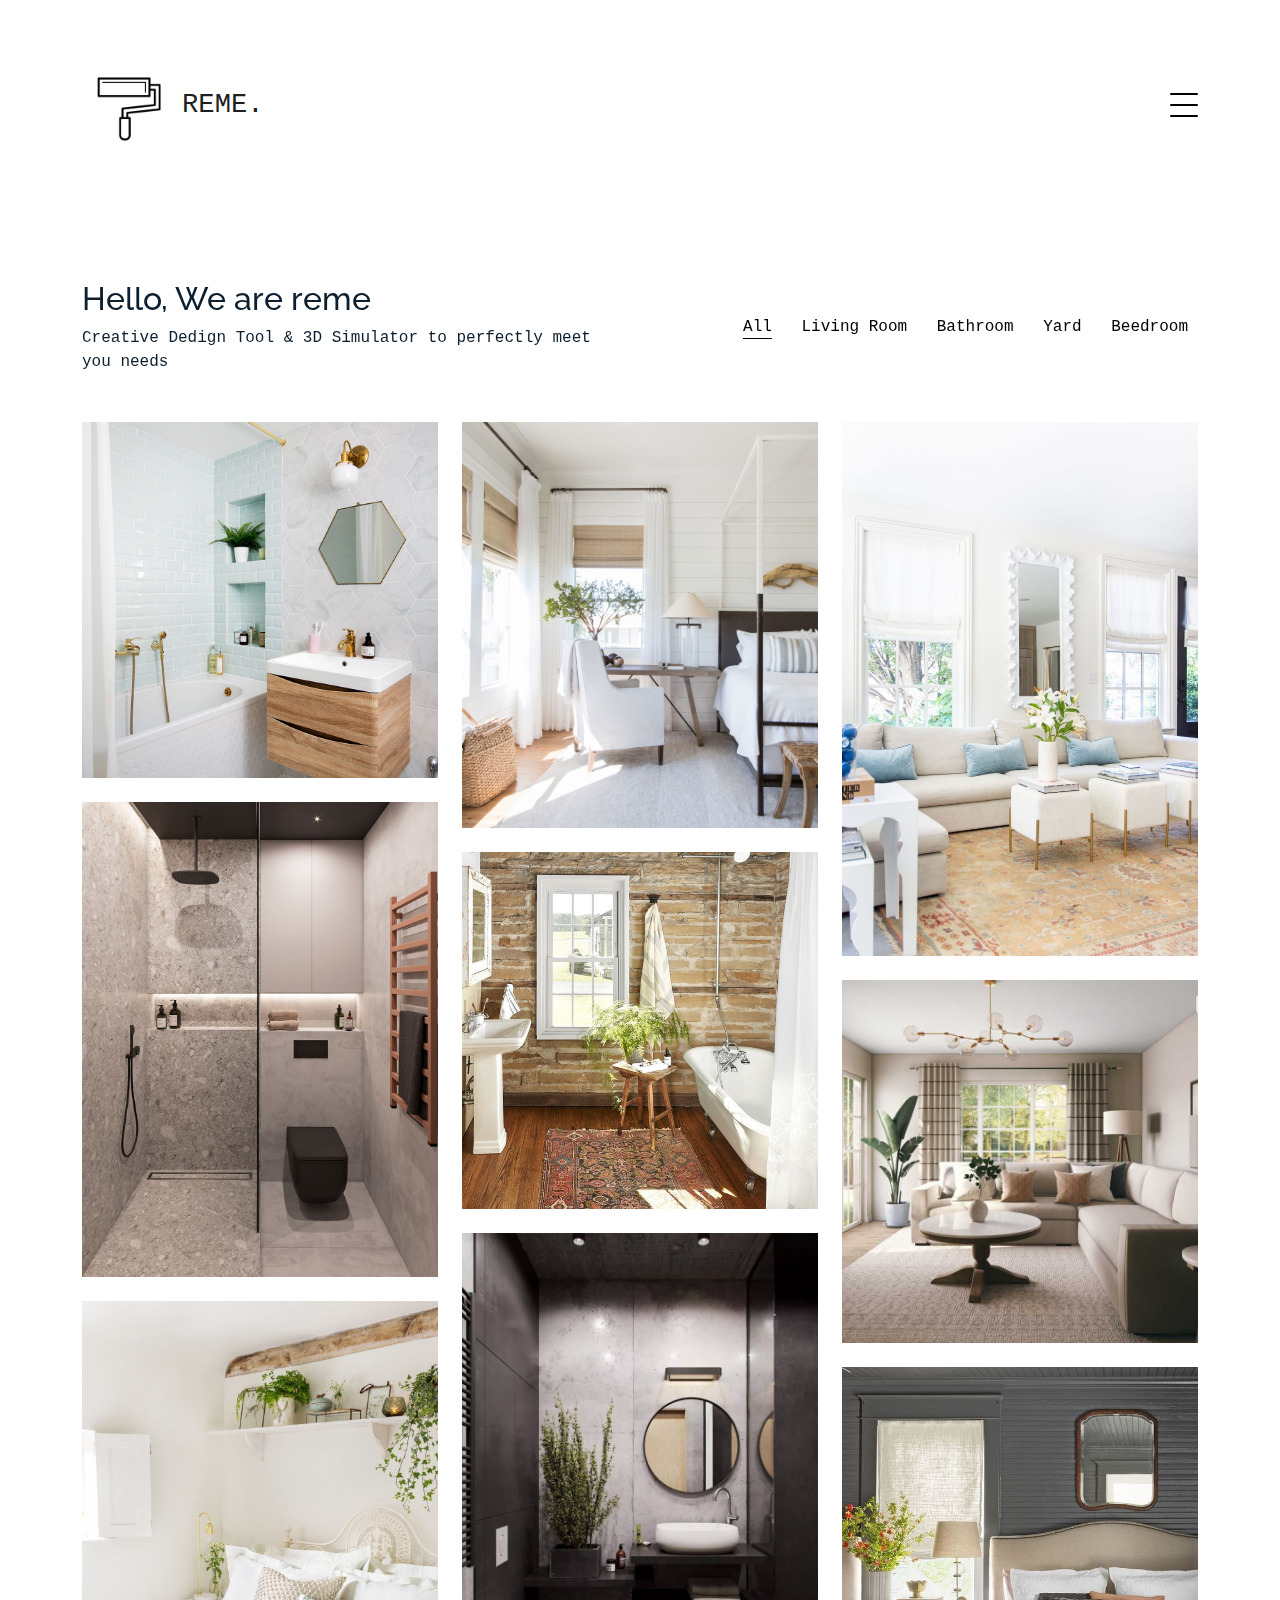
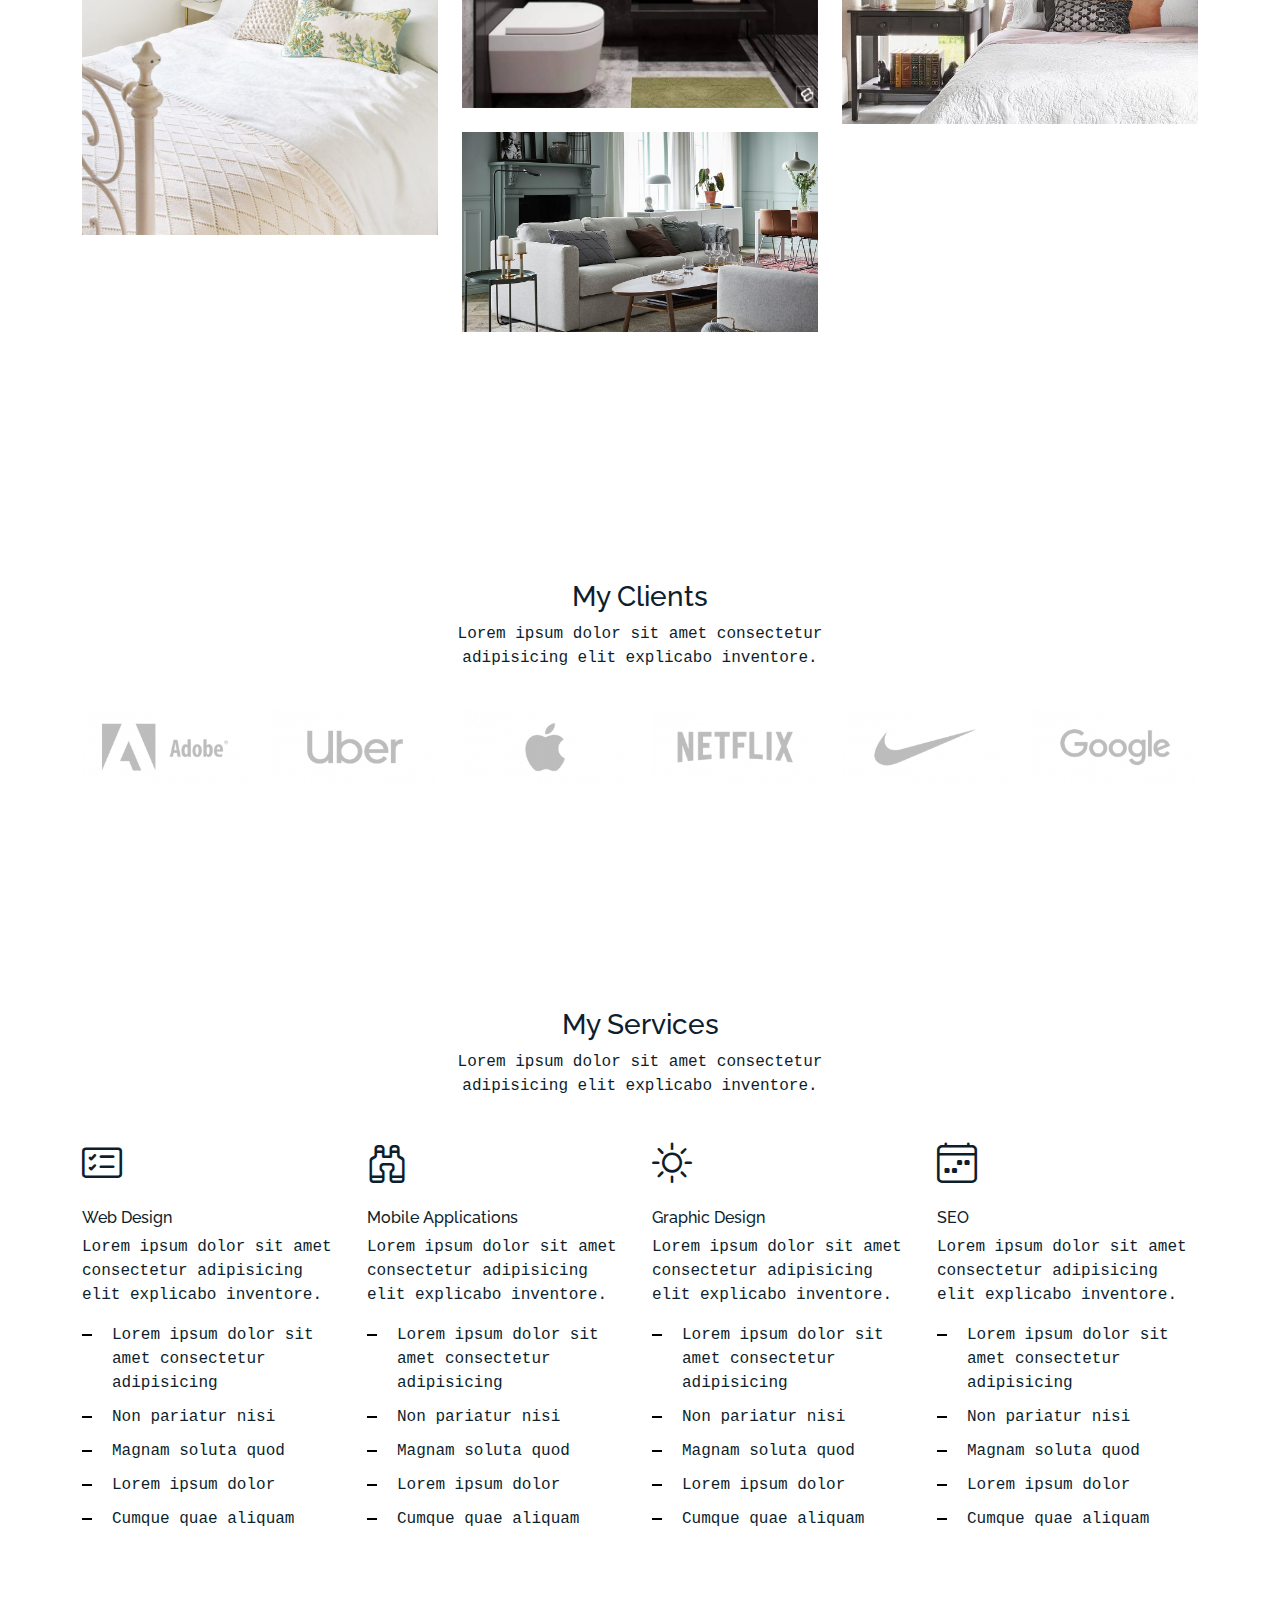
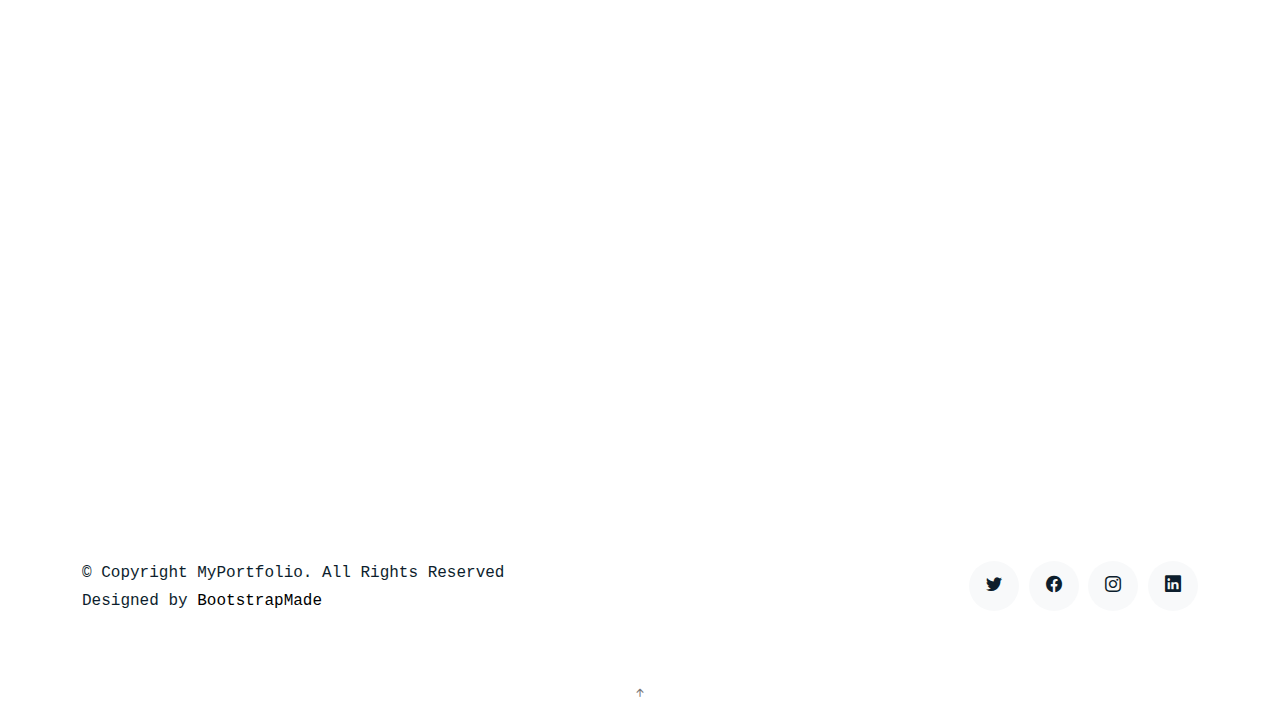
<file: index.html>
<!DOCTYPE html>
<html lang="en">

<head>
  <meta charset="utf-8">
  <meta content="width=device-width, initial-scale=1.0" name="viewport">

  <title>reme</title>
  <meta content="" name="description">
  <meta content="" name="keywords">

  <!-- Favicons -->
  <link href="assets/img/paint-roller.png" rel="icon">
  <link href="assets/img/apple-touch-icon.png" rel="apple-touch-icon">

  <!-- Google Fonts -->
  <link href="https://fonts.googleapis.com/css?family=https://fonts.googleapis.com/css?family=Inconsolata:400,500,600,700|Raleway:400,400i,500,500i,600,600i,700,700i" rel="stylesheet">

  <!-- Vendor CSS Files -->
  <link href="assets/vendor/aos/aos.css" rel="stylesheet">
  <link href="assets/vendor/bootstrap/css/bootstrap.min.css" rel="stylesheet">
  <link href="assets/vendor/bootstrap-icons/bootstrap-icons.css" rel="stylesheet">
  <link href="assets/vendor/swiper/swiper-bundle.min.css" rel="stylesheet">

  <!-- Template Main CSS File -->
  <link href="assets/css/style.css" rel="stylesheet">

  <!-- =======================================================
  * Template Name: MyPortfolio - v4.3.0
  * Template URL: https://bootstrapmade.com/myportfolio-bootstrap-portfolio-website-template/
  * Author: BootstrapMade.com
  * License: https://bootstrapmade.com/license/
  ======================================================== -->
</head>

<body>

  <!-- ======= Navbar ======= -->
  <div class="collapse navbar-collapse custom-navmenu" id="main-navbar">
    <div class="container py-2 py-md-5">
      <div class="row align-items-start">
        <div class="col-md-2">
          <ul class="custom-menu">
            <li class="active"><a href="index.html">Home</a></li>
            <li><a href="about.html">About Me</a></li>
            <li><a href="services.html">Services</a></li>
            <li><a href="works.html">Works</a></li>
            <li><a href="contact.html">Contact</a></li>
          </ul>
        </div>
        <div class="col-md-6 d-none d-md-block  mr-auto">
          <div class="tweet d-flex">
            <span class="bi bi-twitter text-white mt-2 mr-3"></span>
            <div>
              <p><em>Lorem ipsum dolor sit amet consectetur adipisicing elit. Quisquam necessitatibus incidunt ut officiis explicabo inventore. <br> <a href="#">t.co/v82jsk</a></em></p>
            </div>
          </div>
        </div>
        <div class="col-md-4 d-none d-md-block">
          <h3>Hire Me</h3>
          <p>Lorem ipsum dolor sit amet consectetur adipisicing elit. Quisquam necessitatibus incidunt ut officiisexplicabo inventore. <br> <a href="#">myemail@gmail.com</a></p>
        </div>
      </div>

    </div>
  </div>

  <nav class="navbar navbar-light custom-navbar">
    <div class="container">
      <a class="navbar-brand" href="index.html"><img height="100" width="100" src="pics/flat_roller.png">REME.</a>
      <!-- <a class="navbar-brand" href="index.html"><img height="100" width="200" src="pics/logo_transparent.png"></a> -->
      
      <a href="#" class="burger" data-bs-toggle="collapse" data-bs-target="#main-navbar">
        <span></span>
      </a>
    </div>
  </nav>

  <main id="main">

    <!-- ======= Works Section ======= -->
    <section class="section site-portfolio">
      <div class="container">
        <div class="row mb-5 align-items-center">
          <div class="col-md-12 col-lg-6 mb-4 mb-lg-0" data-aos="fade-up">
            <h2>Hello, We are reme</h2>
            <p class="mb-0">Creative Dedign Tool &amp; 3D Simulator to perfectly meet you needs</p>
          </div>
          <div class="col-md-12 col-lg-6 text-start text-lg-end" data-aos="fade-up" data-aos-delay="100">
            <div id="filters" class="filters">
              <a href="#" data-filter="*" class="active">All</a>
              <a href="#" data-filter=".liv">Living Room</a>
              <a href="#" data-filter=".bat">Bathroom</a>
              <a href="#" data-filter=".yar">Yard</a>
              <a href="#" data-filter=".bed">Beedroom</a>
            </div>
          </div>
        </div>
        <div id="portfolio-grid" class="row no-gutter" data-aos="fade-up" data-aos-delay="200">
          <div class="item bat col-sm-6 col-md-4 col-lg-4 mb-4">
            <a href="work-single.html" class="item-wrap fancybox">
              <div class="work-info">                
                <h3>Bathroom</h3>
                <h4 class="mb-3">Designer Name</h4>                
                <button type="button" class="btn btn-outline-light"><span>Start Simulate</span></button>
              </div>
              <img class="img-fluid" src="design-pics/bat-01.jpg">
            </a>
          </div>
          <div class="item bed col-sm-6 col-md-4 col-lg-4 mb-4">
            <a href="work-single.html" class="item-wrap fancybox">
              <div class="work-info">
                <h3>Bedroom</h3>
                <h4 class="mb-3">Designer Name</h4>                
                <button type="button" class="btn btn-outline-light"><span>Start Simulate</span></button>
              </div>
              <img class="img-fluid" src="design-pics/bed-02.jpg">
            </a>
          </div>
          <div class="item liv col-sm-6 col-md-4 col-lg-4 mb-4">
            <a href="work-single.html" class="item-wrap fancybox">
              <div class="work-info">
                <h3>Living Room</h3>
                <h4 class="mb-3">Designer Name</h4>                
                <button type="button" class="btn btn-outline-light"><span>Start Simulate</span></button>
              </div>
              <img class="img-fluid" src="design-pics/liv-04.jpg">
            </a>
          </div>       
          <div class="item bat col-sm-6 col-md-4 col-lg-4 mb-4">
            <a href="work-single.html" class="item-wrap fancybox">
              <div class="work-info">
                <h3>Bathroom</h3>
                <h4 class="mb-3">Designer Name</h4>                
                <button type="button" class="btn btn-outline-light"><span>Start Simulate</span></button>
              </div>
              <img class="img-fluid" src="design-pics/bat-02.jpg">
            </a>
          </div>
          <div class="item bat col-sm-6 col-md-4 col-lg-4 mb-4">
            <a href="work-single.html" class="item-wrap fancybox">
              <div class="work-info">
                <h3>Bathroom</h3>
                <h4 class="mb-3">Designer Name</h4>                
                <button type="button" class="btn btn-outline-light"><span>Start Simulate</span></button>
              </div>
              <img class="img-fluid" src="design-pics/bat-03.png">
            </a>
          </div>
          <div class="item liv col-sm-6 col-md-4 col-lg-4 mb-4">
            <a href="work-single.html" class="item-wrap fancybox">
              <div class="work-info">
                <h3>Living Room</h3>
                <h4 class="mb-3">Designer Name</h4>                
                <button type="button" class="btn btn-outline-light"><span>Start Simulate</span></button>
              </div>
              <img class="img-fluid" src="design-pics/liv-02.jpg">
            </a>
          </div>
          <div class="item bat col-sm-6 col-md-4 col-lg-4 mb-4">
            <a href="work-single.html" class="item-wrap fancybox">
              <div class="work-info">
                <h3>Bathroom</h3>
                <h4 class="mb-3">Designer Name</h4>                
                <button type="button" class="btn btn-outline-light"><span>Start Simulate</span></button>
              </div>
              <img class="img-fluid" src="design-pics/bat-04.png">
            </a>
          </div>             
          <div class="item bed col-sm-6 col-md-4 col-lg-4 mb-4">
            <a href="work-single.html" class="item-wrap fancybox">
              <div class="work-info">
                <h3>Bedroom</h3>
                <h4 class="mb-3">Designer Name</h4>                
                <button type="button" class="btn btn-outline-light"><span>Start Simulate</span></button>
              </div>
              <img class="img-fluid" src="design-pics/bed-03.jpg">
            </a>
          </div>
          <div class="item bed col-sm-6 col-md-4 col-lg-4 mb-4">
            <a href="work-single.html" class="item-wrap fancybox">
              <div class="work-info">
                <h3>Bedroom</h3>
                <h4 class="mb-3">Designer Name</h4>                
                <button type="button" class="btn btn-outline-light"><span>Start Simulate</span></button>
              </div>
              <img class="img-fluid" src="design-pics/bed-01.jpg">
            </a>
          </div>
          <div class="item liv col-sm-6 col-md-4 col-lg-4 mb-4">
            <a href="work-single.html" class="item-wrap fancybox">
              <div class="work-info">
                <h3>Living Room</h3>
                <h4 class="mb-3">Designer Name</h4>                
                <button type="button" class="btn btn-outline-light"><span>Start Simulate</span></button>
              </div>
              <img class="img-fluid" src="design-pics/liv-03.jpg">
            </a>
          </div>                    
        </div>        
      </div>
    </section><!-- End  Works Section -->

    <!-- ======= Clients Section ======= -->
    <section class="section">
      <div class="container">
        <div class="row justify-content-center text-center mb-4">
          <div class="col-5">
            <h3 class="h3 heading">My Clients</h3>
            <p>Lorem ipsum dolor sit amet consectetur adipisicing elit explicabo inventore.</p>
          </div>
        </div>


       


        <div class="row">
          <div class="col-4 col-sm-4 col-md-2">
            <a href="#" class="client-logo"><img src="assets/img/logo-adobe.png" alt="Image" class="img-fluid"></a>
          </div>
          <div class="col-4 col-sm-4 col-md-2">
            <a href="#" class="client-logo"><img src="assets/img/logo-uber.png" alt="Image" class="img-fluid"></a>
          </div>
          <div class="col-4 col-sm-4 col-md-2">
            <a href="#" class="client-logo"><img src="assets/img/logo-apple.png" alt="Image" class="img-fluid"></a>
          </div>
          <div class="col-4 col-sm-4 col-md-2">
            <a href="#" class="client-logo"><img src="assets/img/logo-netflix.png" alt="Image" class="img-fluid"></a>
          </div>
          <div class="col-4 col-sm-4 col-md-2">
            <a href="#" class="client-logo"><img src="assets/img/logo-nike.png" alt="Image" class="img-fluid"></a>
          </div>
          <div class="col-4 col-sm-4 col-md-2">
            <a href="#" class="client-logo"><img src="assets/img/logo-google.png" alt="Image" class="img-fluid"></a>
          </div>

        </div>
      </div>
    </section><!-- End Clients Section -->

    <!-- ======= Services Section ======= -->
    <section class="section services">
      <div class="container">
        <div class="row justify-content-center text-center mb-4">
          <div class="col-5">
            <h3 class="h3 heading">My Services</h3>
            <p>Lorem ipsum dolor sit amet consectetur adipisicing elit explicabo inventore.</p>
          </div>
        </div>
        <div class="row">

          <div class="col-12 col-sm-6 col-md-6 col-lg-3">
            <i class="bi bi-card-checklist"></i>
            <h4 class="h4 mb-2">Web Design</h4>
            <p>Lorem ipsum dolor sit amet consectetur adipisicing elit explicabo inventore.</p>
            <ul class="list-unstyled list-line">
              <li>Lorem ipsum dolor sit amet consectetur adipisicing</li>
              <li>Non pariatur nisi</li>
              <li>Magnam soluta quod</li>
              <li>Lorem ipsum dolor</li>
              <li>Cumque quae aliquam</li>
            </ul>
          </div>
          <div class="col-12 col-sm-6 col-md-6 col-lg-3">
            <i class="bi bi-binoculars"></i>
            <h4 class="h4 mb-2">Mobile Applications</h4>
            <p>Lorem ipsum dolor sit amet consectetur adipisicing elit explicabo inventore.</p>
            <ul class="list-unstyled list-line">
              <li>Lorem ipsum dolor sit amet consectetur adipisicing</li>
              <li>Non pariatur nisi</li>
              <li>Magnam soluta quod</li>
              <li>Lorem ipsum dolor</li>
              <li>Cumque quae aliquam</li>
            </ul>
          </div>
          <div class="col-12 col-sm-6 col-md-6 col-lg-3">
            <i class="bi bi-brightness-high"></i>
            <h4 class="h4 mb-2">Graphic Design</h4>
            <p>Lorem ipsum dolor sit amet consectetur adipisicing elit explicabo inventore.</p>
            <ul class="list-unstyled list-line">
              <li>Lorem ipsum dolor sit amet consectetur adipisicing</li>
              <li>Non pariatur nisi</li>
              <li>Magnam soluta quod</li>
              <li>Lorem ipsum dolor</li>
              <li>Cumque quae aliquam</li>
            </ul>
          </div>
          <div class="col-12 col-sm-6 col-md-6 col-lg-3">
            <i class="bi bi-calendar4-week"></i>
            <h4 class="h4 mb-2">SEO</h4>
            <p>Lorem ipsum dolor sit amet consectetur adipisicing elit explicabo inventore.</p>
            <ul class="list-unstyled list-line">
              <li>Lorem ipsum dolor sit amet consectetur adipisicing</li>
              <li>Non pariatur nisi</li>
              <li>Magnam soluta quod</li>
              <li>Lorem ipsum dolor</li>
              <li>Cumque quae aliquam</li>
            </ul>
          </div>
        </div>
      </div>
    </section><!-- End Services Section -->

    <!-- ======= Testimonials Section ======= -->
    <section class="section pt-0">
      <div class="container">

        <div class="testimonials-slider swiper-container" data-aos="fade-up" data-aos-delay="100">
          <div class="swiper-wrapper">

            <div class="swiper-slide">
              <div class="testimonial-wrap">
                <div class="testimonial">
                  <img src="assets/img/person_1.jpg" alt="Image" class="img-fluid">
                  <blockquote>
                    <p>Lorem ipsum dolor sit amet consectetur adipisicing elit. Quisquam necessitatibus incidunt ut officiis
                      explicabo inventore.</p>
                  </blockquote>
                  <p>&mdash; Jean Hicks</p>
                </div>
              </div>
            </div><!-- End testimonial item -->

            <div class="swiper-slide">
              <div class="testimonial-wrap">
                <div class="testimonial">
                  <img src="assets/img/person_2.jpg" alt="Image" class="img-fluid">
                  <blockquote>
                    <p>Lorem ipsum dolor sit amet consectetur adipisicing elit. Quisquam necessitatibus incidunt ut officiis
                      explicabo inventore.</p>
                  </blockquote>
                  <p>&mdash; Chris Stanworth</p>
                </div>
              </div>
            </div><!-- End testimonial item -->

          </div>
          <div class="swiper-pagination"></div>
        </div>

      </div>
    </section><!-- End Testimonials Section -->

  </main><!-- End #main -->  


  <!-- ======= Footer ======= -->
  <footer class="footer" role="contentinfo">
    <div class="container">
      <div class="row">
        <div class="col-sm-6">
          <p class="mb-1">&copy; Copyright MyPortfolio. All Rights Reserved</p>
          <div class="credits">
            <!--
            All the links in the footer should remain intact.
            You can delete the links only if you purchased the pro version.
            Licensing information: https://bootstrapmade.com/license/
            Purchase the pro version with working PHP/AJAX contact form: https://bootstrapmade.com/buy/?theme=MyPortfolio
          -->
            Designed by <a href="https://bootstrapmade.com/">BootstrapMade</a>
          </div>
        </div>
        <div class="col-sm-6 social text-md-end">
          <a href="#"><span class="bi bi-twitter"></span></a>
          <a href="#"><span class="bi bi-facebook"></span></a>
          <a href="#"><span class="bi bi-instagram"></span></a>
          <a href="#"><span class="bi bi-linkedin"></span></a>
        </div>
      </div>
    </div>
  </footer>

  <a href="#" class="back-to-top d-flex align-items-center justify-content-center"><i class="bi bi-arrow-up-short"></i></a>

  <!-- Vendor JS Files -->
  <script src="assets/vendor/aos/aos.js"></script>
  <script src="assets/vendor/bootstrap/js/bootstrap.bundle.min.js"></script>
  <script src="assets/vendor/isotope-layout/isotope.pkgd.min.js"></script>
  <script src="assets/vendor/php-email-form/validate.js"></script>
  <script src="assets/vendor/swiper/swiper-bundle.min.js"></script>

  <!-- Template Main JS File -->
  <script src="assets/js/main.js"></script>

</body>

</html>
</file>
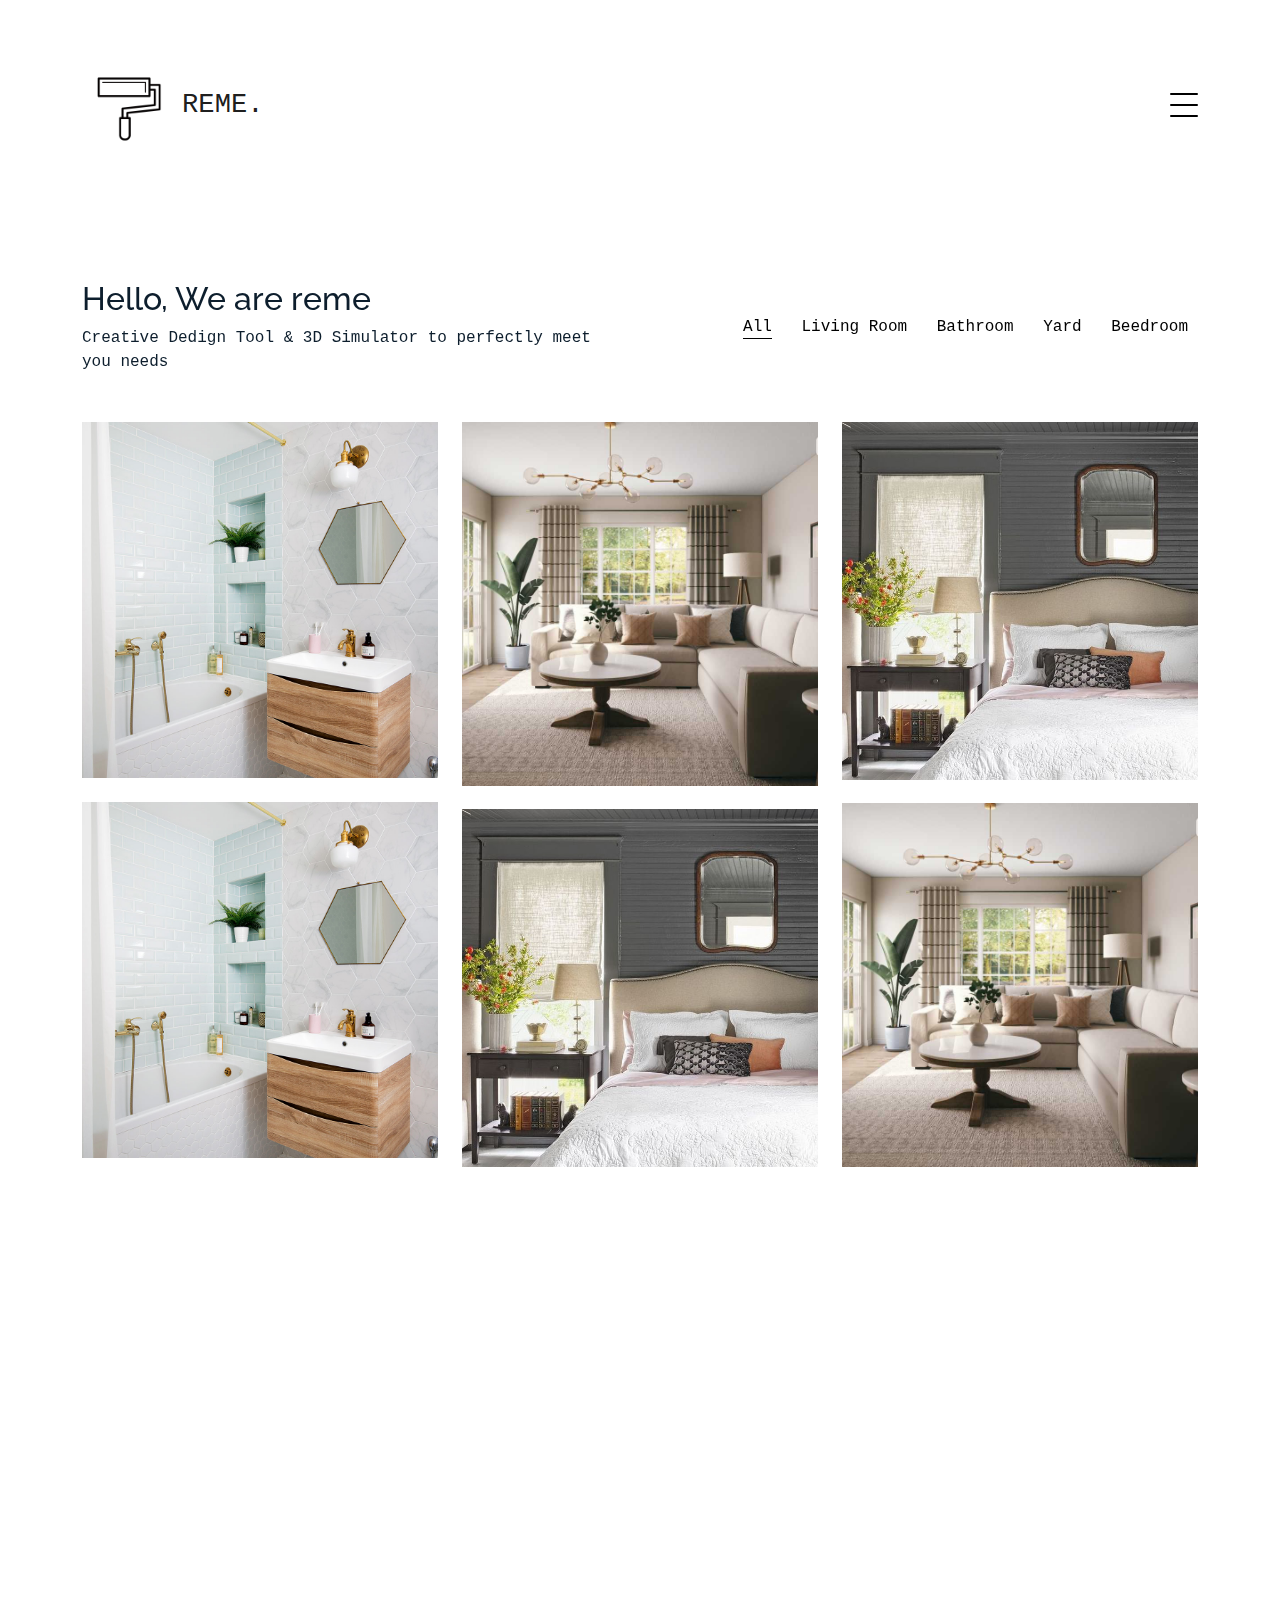
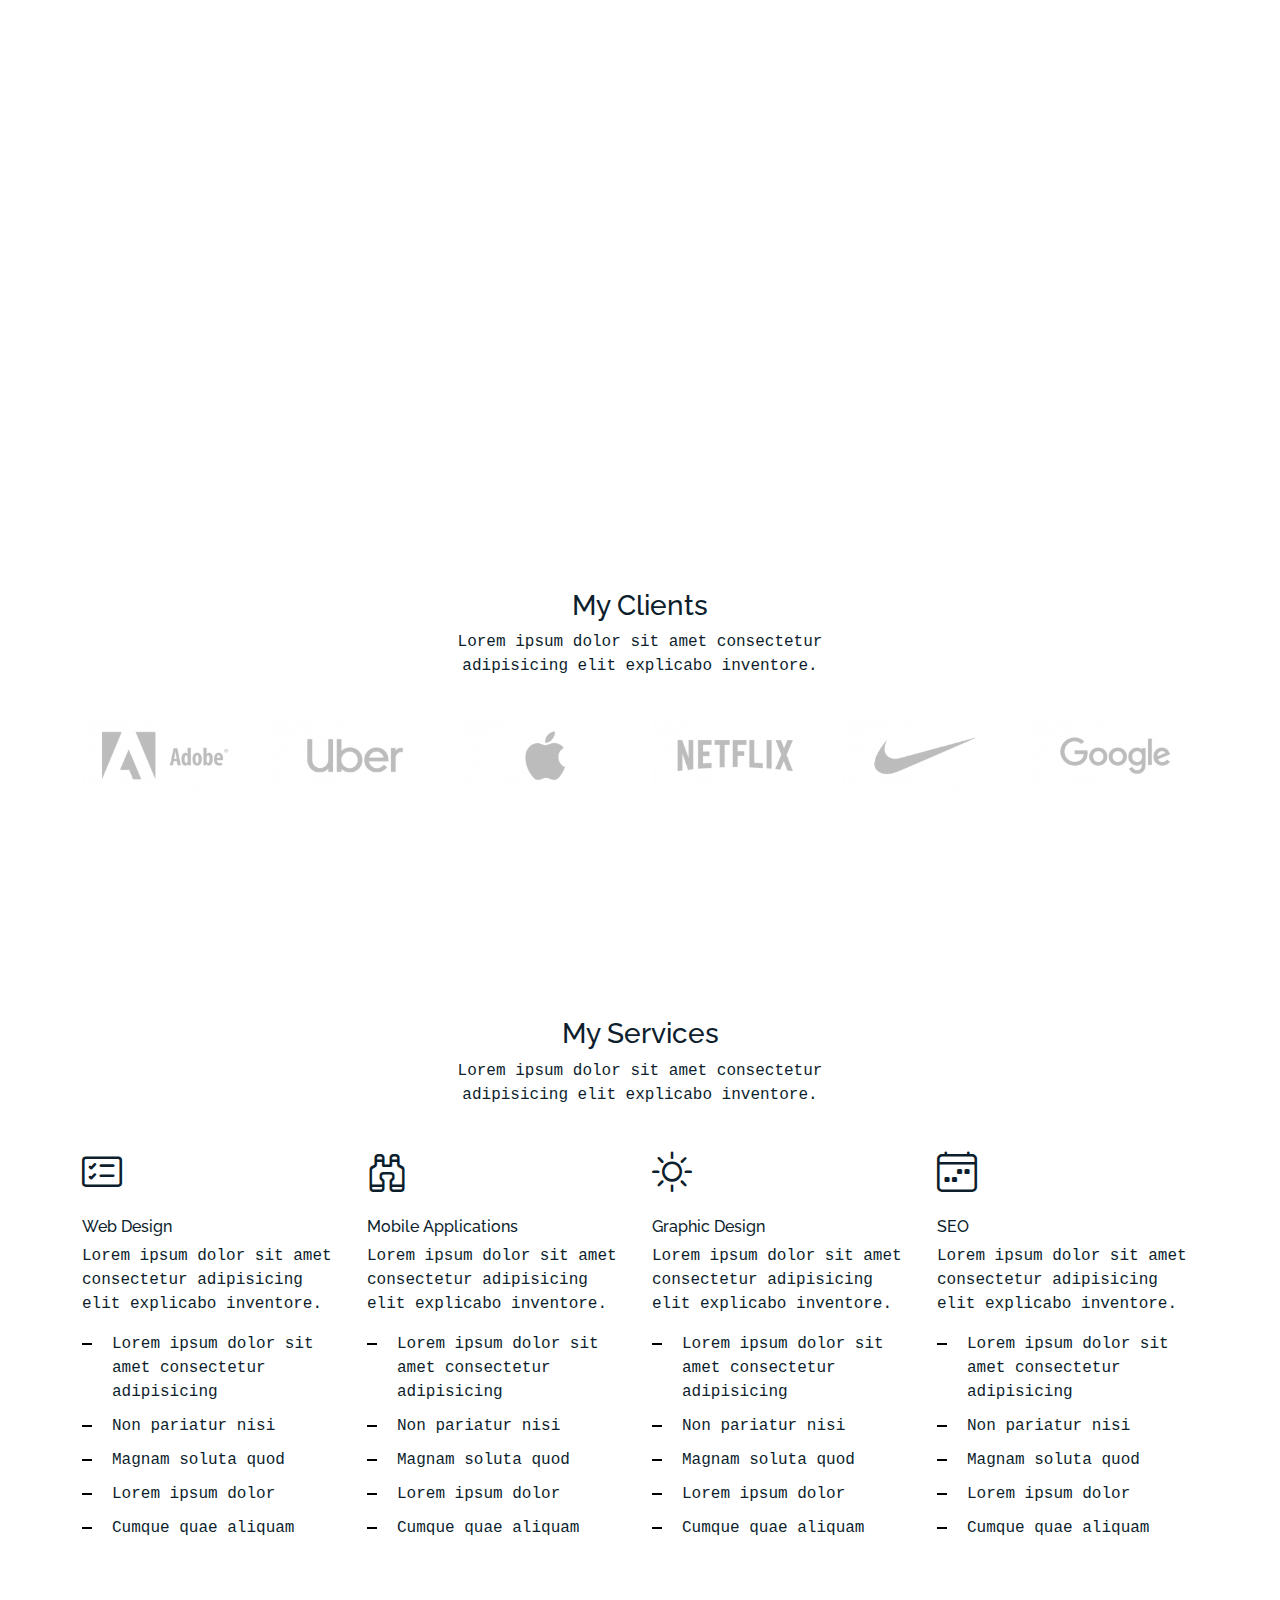
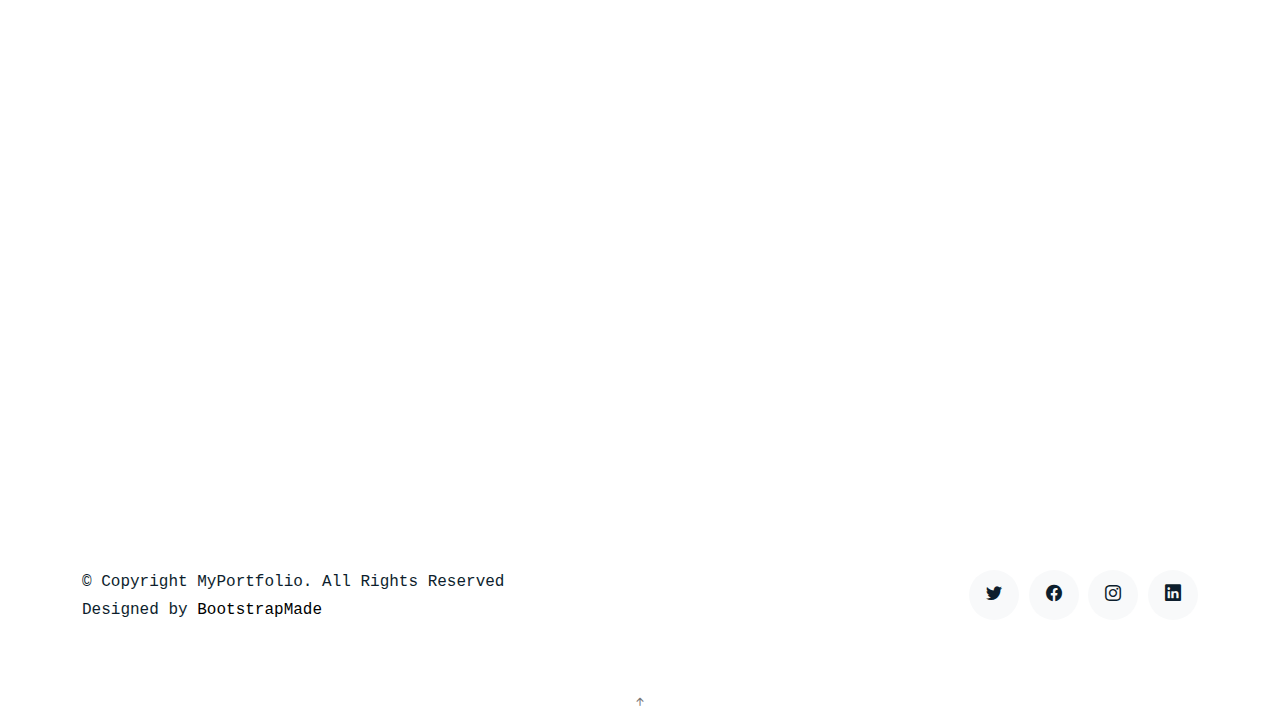
<file: git/reme/index.html>
<!DOCTYPE html>
<html lang="en">

<head>
  <meta charset="utf-8">
  <meta content="width=device-width, initial-scale=1.0" name="viewport">

  <title>MyPortfolio Bootstrap Template - Index</title>
  <meta content="" name="description">
  <meta content="" name="keywords">

  <!-- Favicons -->
  <link href="assets/img/favicon.png" rel="icon">
  <link href="assets/img/apple-touch-icon.png" rel="apple-touch-icon">

  <!-- Google Fonts -->
  <link href="https://fonts.googleapis.com/css?family=https://fonts.googleapis.com/css?family=Inconsolata:400,500,600,700|Raleway:400,400i,500,500i,600,600i,700,700i" rel="stylesheet">

  <!-- Vendor CSS Files -->
  <link href="assets/vendor/aos/aos.css" rel="stylesheet">
  <link href="assets/vendor/bootstrap/css/bootstrap.min.css" rel="stylesheet">
  <link href="assets/vendor/bootstrap-icons/bootstrap-icons.css" rel="stylesheet">
  <link href="assets/vendor/swiper/swiper-bundle.min.css" rel="stylesheet">

  <!-- Template Main CSS File -->
  <link href="assets/css/style.css" rel="stylesheet">

  <!-- =======================================================
  * Template Name: MyPortfolio - v4.3.0
  * Template URL: https://bootstrapmade.com/myportfolio-bootstrap-portfolio-website-template/
  * Author: BootstrapMade.com
  * License: https://bootstrapmade.com/license/
  ======================================================== -->
</head>

<body>

  <!-- ======= Navbar ======= -->
  <div class="collapse navbar-collapse custom-navmenu" id="main-navbar">
    <div class="container py-2 py-md-5">
      <div class="row align-items-start">
        <div class="col-md-2">
          <ul class="custom-menu">
            <li class="active"><a href="index.html">Home</a></li>
            <li><a href="about.html">About Me</a></li>
            <li><a href="services.html">Services</a></li>
            <li><a href="works.html">Works</a></li>
            <li><a href="contact.html">Contact</a></li>
          </ul>
        </div>
        <div class="col-md-6 d-none d-md-block  mr-auto">
          <div class="tweet d-flex">
            <span class="bi bi-twitter text-white mt-2 mr-3"></span>
            <div>
              <p><em>Lorem ipsum dolor sit amet consectetur adipisicing elit. Quisquam necessitatibus incidunt ut officiis explicabo inventore. <br> <a href="#">t.co/v82jsk</a></em></p>
            </div>
          </div>
        </div>
        <div class="col-md-4 d-none d-md-block">
          <h3>Hire Me</h3>
          <p>Lorem ipsum dolor sit amet consectetur adipisicing elit. Quisquam necessitatibus incidunt ut officiisexplicabo inventore. <br> <a href="#">myemail@gmail.com</a></p>
        </div>
      </div>

    </div>
  </div>

  <nav class="navbar navbar-light custom-navbar">
    <div class="container">
      <a class="navbar-brand" href="index.html"><img height="100" width="100" src="pics/flat_roller.png">REME.</a>
      <!-- <a class="navbar-brand" href="index.html"><img height="100" width="200" src="pics/logo_transparent.png"></a> -->
      
      <a href="#" class="burger" data-bs-toggle="collapse" data-bs-target="#main-navbar">
        <span></span>
      </a>
    </div>
  </nav>

  <main id="main">

    <!-- ======= Works Section ======= -->
    <section class="section site-portfolio">
      <div class="container">
        <div class="row mb-5 align-items-center">
          <div class="col-md-12 col-lg-6 mb-4 mb-lg-0" data-aos="fade-up">
            <h2>Hello, We are reme</h2>
            <p class="mb-0">Creative Dedign Tool &amp; 3D Simulator to perfectly meet you needs</p>
          </div>
          <div class="col-md-12 col-lg-6 text-start text-lg-end" data-aos="fade-up" data-aos-delay="100">
            <div id="filters" class="filters">
              <a href="#" data-filter="*" class="active">All</a>
              <a href="#" data-filter=".web">Living Room</a>
              <a href="#" data-filter=".design">Bathroom</a>
              <a href="#" data-filter=".branding">Yard</a>
              <a href="#" data-filter=".photography">Beedroom</a>
            </div>
          </div>
        </div>
        <div id="portfolio-grid" class="row no-gutter" data-aos="fade-up" data-aos-delay="200">
          <div class="item web col-sm-6 col-md-4 col-lg-4 mb-4">
            <a href="work-single.html" class="item-wrap fancybox">
              <div class="work-info">
                <h3>Boxed Water</h3>
                <span>Web</span>
              </div>
              <img class="img-fluid" src="design-pics/bat-01.jpg">
            </a>
          </div>
          <div class="item photography col-sm-6 col-md-4 col-lg-4 mb-4">
            <a href="work-single.html" class="item-wrap fancybox">
              <div class="work-info">
                <h3>Build Indoo</h3>
                <span>Photography</span>
              </div>
              <img class="img-fluid" src="design-pics/liv-02.jpg">
            </a>
          </div>
          <div class="item branding col-sm-6 col-md-4 col-lg-4 mb-4">
            <a href="work-single.html" class="item-wrap fancybox">
              <div class="work-info">
                <h3>Cocooil</h3>
                <span>Branding</span>
              </div>
              <img class="img-fluid" src="design-pics/bed-01.jpg">
            </a>
          </div>
          <div class="item design col-sm-6 col-md-4 col-lg-4 mb-4">
            <a href="work-single.html" class="item-wrap fancybox">
              <div class="work-info">
                <h3>Nike Shoe</h3>
                <span>Design</span>
              </div>
              <img class="img-fluid" src="design-pics/bat-01.jpg">
            </a>
          </div>
          <div class="item photography col-sm-6 col-md-4 col-lg-4 mb-4">
            <a href="work-single.html" class="item-wrap fancybox">
              <div class="work-info">
                <h3>Kitchen Sink</h3>
                <span>Photography</span>
              </div>
              <img class="img-fluid" src="design-pics/liv-02.jpg">
            </a>
          </div>
          <div class="item branding col-sm-6 col-md-4 col-lg-4 mb-4">
            <a href="work-single.html" class="item-wrap fancybox">
              <div class="work-info">
                <h3>Amazon</h3>
                <span>brandingn</span>
              </div>
              <img class="img-fluid" src="design-pics/bed-01.jpg">
            </a>
          </div>
        </div>
        <div id="portfolio-grid" class="row no-gutter" data-aos="fade-up" data-aos-delay="200">
          <div class="item web col-sm-6 col-md-4 col-lg-4 mb-4">
            <a href="work-single.html" class="item-wrap fancybox">
              <div class="work-info">
                <h3>Boxed Water</h3>
                <span>Web</span>
              </div>
              <img class="img-fluid" src="design-pics/bat-01.jpg">
            </a>
          </div>
          <div class="item photography col-sm-6 col-md-4 col-lg-4 mb-4">
            <a href="work-single.html" class="item-wrap fancybox">
              <div class="work-info">
                <h3>Build Indoo</h3>
                <span>Photography</span>
              </div>
              <img class="img-fluid" src="design-pics/liv-02.jpg">
            </a>
          </div>
          <div class="item branding col-sm-6 col-md-4 col-lg-4 mb-4">
            <a href="work-single.html" class="item-wrap fancybox">
              <div class="work-info">
                <h3>Cocooil</h3>
                <span>Branding</span>
              </div>
              <img class="img-fluid" src="design-pics/bed-01.jpg">
            </a>
          </div>
          <div class="item design col-sm-6 col-md-4 col-lg-4 mb-4">
            <a href="work-single.html" class="item-wrap fancybox">
              <div class="work-info">
                <h3>Nike Shoe</h3>
                <span>Design</span>
              </div>
              <img class="img-fluid" src="design-pics/bed-01.jpg">
            </a>
          </div>
          <div class="item photography col-sm-6 col-md-4 col-lg-4 mb-4">
            <a href="work-single.html" class="item-wrap fancybox">
              <div class="work-info">
                <h3>Kitchen Sink</h3>
                <span>Photography</span>
              </div>
              <img class="img-fluid" src="design-pics/bat-01.jpg">
            </a>
          </div>
          <div class="item branding col-sm-6 col-md-4 col-lg-4 mb-4">
            <a href="work-single.html" class="item-wrap fancybox">
              <div class="work-info">
                <h3>Amazon</h3>
                <span>brandingn</span>
              </div>
              <img class="img-fluid" src="design-pics/liv-02.jpg">
            </a>
          </div>
        </div>
      </div>
    </section><!-- End  Works Section -->

    <!-- ======= Clients Section ======= -->
    <section class="section">
      <div class="container">
        <div class="row justify-content-center text-center mb-4">
          <div class="col-5">
            <h3 class="h3 heading">My Clients</h3>
            <p>Lorem ipsum dolor sit amet consectetur adipisicing elit explicabo inventore.</p>
          </div>
        </div>
        <div class="row">
          <div class="col-4 col-sm-4 col-md-2">
            <a href="#" class="client-logo"><img src="assets/img/logo-adobe.png" alt="Image" class="img-fluid"></a>
          </div>
          <div class="col-4 col-sm-4 col-md-2">
            <a href="#" class="client-logo"><img src="assets/img/logo-uber.png" alt="Image" class="img-fluid"></a>
          </div>
          <div class="col-4 col-sm-4 col-md-2">
            <a href="#" class="client-logo"><img src="assets/img/logo-apple.png" alt="Image" class="img-fluid"></a>
          </div>
          <div class="col-4 col-sm-4 col-md-2">
            <a href="#" class="client-logo"><img src="assets/img/logo-netflix.png" alt="Image" class="img-fluid"></a>
          </div>
          <div class="col-4 col-sm-4 col-md-2">
            <a href="#" class="client-logo"><img src="assets/img/logo-nike.png" alt="Image" class="img-fluid"></a>
          </div>
          <div class="col-4 col-sm-4 col-md-2">
            <a href="#" class="client-logo"><img src="assets/img/logo-google.png" alt="Image" class="img-fluid"></a>
          </div>

        </div>
      </div>
    </section><!-- End Clients Section -->

    <!-- ======= Services Section ======= -->
    <section class="section services">
      <div class="container">
        <div class="row justify-content-center text-center mb-4">
          <div class="col-5">
            <h3 class="h3 heading">My Services</h3>
            <p>Lorem ipsum dolor sit amet consectetur adipisicing elit explicabo inventore.</p>
          </div>
        </div>
        <div class="row">

          <div class="col-12 col-sm-6 col-md-6 col-lg-3">
            <i class="bi bi-card-checklist"></i>
            <h4 class="h4 mb-2">Web Design</h4>
            <p>Lorem ipsum dolor sit amet consectetur adipisicing elit explicabo inventore.</p>
            <ul class="list-unstyled list-line">
              <li>Lorem ipsum dolor sit amet consectetur adipisicing</li>
              <li>Non pariatur nisi</li>
              <li>Magnam soluta quod</li>
              <li>Lorem ipsum dolor</li>
              <li>Cumque quae aliquam</li>
            </ul>
          </div>
          <div class="col-12 col-sm-6 col-md-6 col-lg-3">
            <i class="bi bi-binoculars"></i>
            <h4 class="h4 mb-2">Mobile Applications</h4>
            <p>Lorem ipsum dolor sit amet consectetur adipisicing elit explicabo inventore.</p>
            <ul class="list-unstyled list-line">
              <li>Lorem ipsum dolor sit amet consectetur adipisicing</li>
              <li>Non pariatur nisi</li>
              <li>Magnam soluta quod</li>
              <li>Lorem ipsum dolor</li>
              <li>Cumque quae aliquam</li>
            </ul>
          </div>
          <div class="col-12 col-sm-6 col-md-6 col-lg-3">
            <i class="bi bi-brightness-high"></i>
            <h4 class="h4 mb-2">Graphic Design</h4>
            <p>Lorem ipsum dolor sit amet consectetur adipisicing elit explicabo inventore.</p>
            <ul class="list-unstyled list-line">
              <li>Lorem ipsum dolor sit amet consectetur adipisicing</li>
              <li>Non pariatur nisi</li>
              <li>Magnam soluta quod</li>
              <li>Lorem ipsum dolor</li>
              <li>Cumque quae aliquam</li>
            </ul>
          </div>
          <div class="col-12 col-sm-6 col-md-6 col-lg-3">
            <i class="bi bi-calendar4-week"></i>
            <h4 class="h4 mb-2">SEO</h4>
            <p>Lorem ipsum dolor sit amet consectetur adipisicing elit explicabo inventore.</p>
            <ul class="list-unstyled list-line">
              <li>Lorem ipsum dolor sit amet consectetur adipisicing</li>
              <li>Non pariatur nisi</li>
              <li>Magnam soluta quod</li>
              <li>Lorem ipsum dolor</li>
              <li>Cumque quae aliquam</li>
            </ul>
          </div>
        </div>
      </div>
    </section><!-- End Services Section -->

    <!-- ======= Testimonials Section ======= -->
    <section class="section pt-0">
      <div class="container">

        <div class="testimonials-slider swiper-container" data-aos="fade-up" data-aos-delay="100">
          <div class="swiper-wrapper">

            <div class="swiper-slide">
              <div class="testimonial-wrap">
                <div class="testimonial">
                  <img src="assets/img/person_1.jpg" alt="Image" class="img-fluid">
                  <blockquote>
                    <p>Lorem ipsum dolor sit amet consectetur adipisicing elit. Quisquam necessitatibus incidunt ut officiis
                      explicabo inventore.</p>
                  </blockquote>
                  <p>&mdash; Jean Hicks</p>
                </div>
              </div>
            </div><!-- End testimonial item -->

            <div class="swiper-slide">
              <div class="testimonial-wrap">
                <div class="testimonial">
                  <img src="assets/img/person_2.jpg" alt="Image" class="img-fluid">
                  <blockquote>
                    <p>Lorem ipsum dolor sit amet consectetur adipisicing elit. Quisquam necessitatibus incidunt ut officiis
                      explicabo inventore.</p>
                  </blockquote>
                  <p>&mdash; Chris Stanworth</p>
                </div>
              </div>
            </div><!-- End testimonial item -->

          </div>
          <div class="swiper-pagination"></div>
        </div>

      </div>
    </section><!-- End Testimonials Section -->

  </main><!-- End #main -->

  <!-- ======= Footer ======= -->
  <footer class="footer" role="contentinfo">
    <div class="container">
      <div class="row">
        <div class="col-sm-6">
          <p class="mb-1">&copy; Copyright MyPortfolio. All Rights Reserved</p>
          <div class="credits">
            <!--
            All the links in the footer should remain intact.
            You can delete the links only if you purchased the pro version.
            Licensing information: https://bootstrapmade.com/license/
            Purchase the pro version with working PHP/AJAX contact form: https://bootstrapmade.com/buy/?theme=MyPortfolio
          -->
            Designed by <a href="https://bootstrapmade.com/">BootstrapMade</a>
          </div>
        </div>
        <div class="col-sm-6 social text-md-end">
          <a href="#"><span class="bi bi-twitter"></span></a>
          <a href="#"><span class="bi bi-facebook"></span></a>
          <a href="#"><span class="bi bi-instagram"></span></a>
          <a href="#"><span class="bi bi-linkedin"></span></a>
        </div>
      </div>
    </div>
  </footer>

  <a href="#" class="back-to-top d-flex align-items-center justify-content-center"><i class="bi bi-arrow-up-short"></i></a>

  <!-- Vendor JS Files -->
  <script src="assets/vendor/aos/aos.js"></script>
  <script src="assets/vendor/bootstrap/js/bootstrap.bundle.min.js"></script>
  <script src="assets/vendor/isotope-layout/isotope.pkgd.min.js"></script>
  <script src="assets/vendor/php-email-form/validate.js"></script>
  <script src="assets/vendor/swiper/swiper-bundle.min.js"></script>

  <!-- Template Main JS File -->
  <script src="assets/js/main.js"></script>

</body>

</html>
</file>
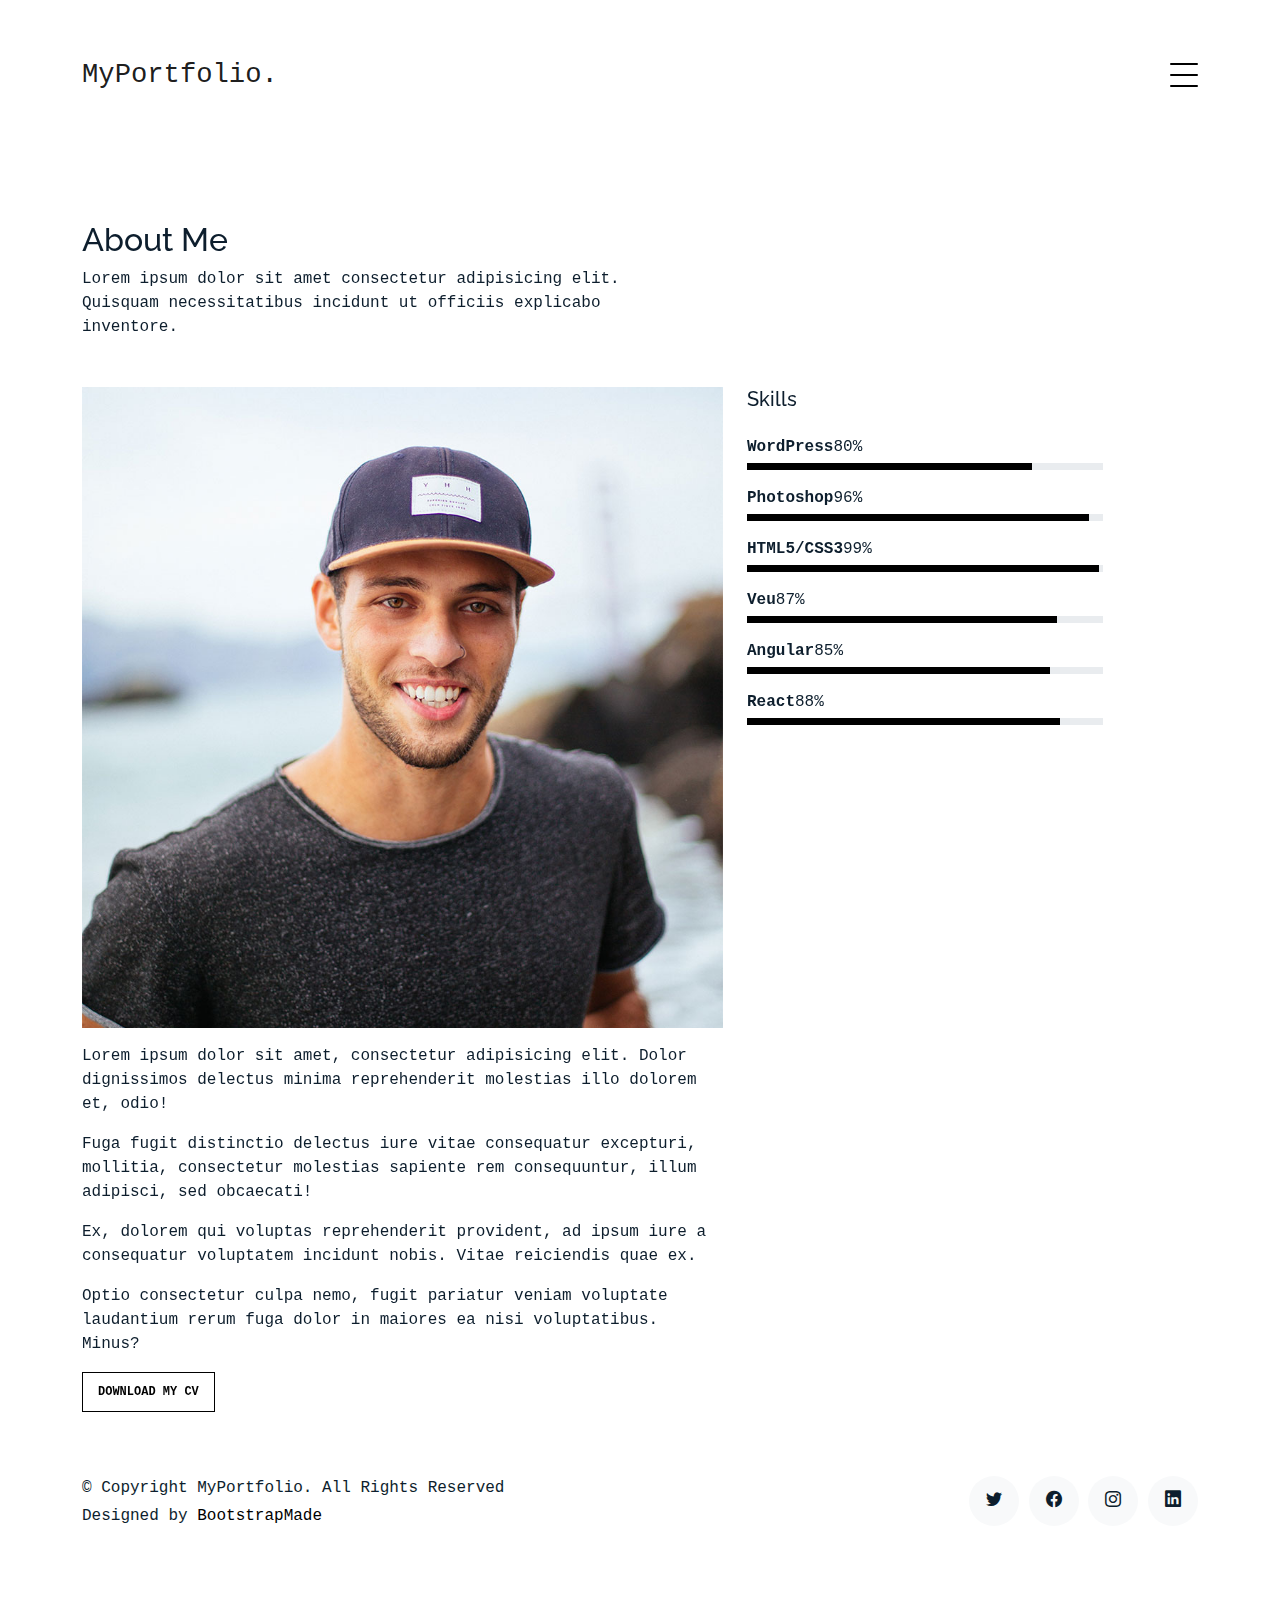
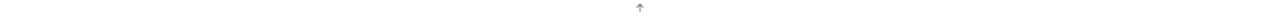
<file: about.html>
<!DOCTYPE html>
<html lang="en">

<head>
  <meta charset="utf-8">
  <meta content="width=device-width, initial-scale=1.0" name="viewport">

  <title>MyPortfolio Bootstrap Template - About</title>
  <meta content="" name="description">
  <meta content="" name="keywords">

  <!-- Favicons -->
  <link href="assets/img/favicon.png" rel="icon">
  <link href="assets/img/apple-touch-icon.png" rel="apple-touch-icon">

  <!-- Google Fonts -->
  <link href="https://fonts.googleapis.com/css?family=https://fonts.googleapis.com/css?family=Inconsolata:400,500,600,700|Raleway:400,400i,500,500i,600,600i,700,700i" rel="stylesheet">

  <!-- Vendor CSS Files -->
  <link href="assets/vendor/aos/aos.css" rel="stylesheet">
  <link href="assets/vendor/bootstrap/css/bootstrap.min.css" rel="stylesheet">
  <link href="assets/vendor/bootstrap-icons/bootstrap-icons.css" rel="stylesheet">
  <link href="assets/vendor/swiper/swiper-bundle.min.css" rel="stylesheet">

  <!-- Template Main CSS File -->
  <link href="assets/css/style.css" rel="stylesheet">

  <!-- =======================================================
  * Template Name: MyPortfolio - v4.3.0
  * Template URL: https://bootstrapmade.com/myportfolio-bootstrap-portfolio-website-template/
  * Author: BootstrapMade.com
  * License: https://bootstrapmade.com/license/
  ======================================================== -->
</head>

<body>

  <!-- ======= Navbar ======= -->
  <div class="collapse navbar-collapse custom-navmenu" id="main-navbar">
    <div class="container py-2 py-md-5">
      <div class="row align-items-start">
        <div class="col-md-2">
          <ul class="custom-menu">
            <li><a href="index.html">Home</a></li>
            <li class="active"><a href="about.html">About Me</a></li>
            <li><a href="services.html">Services</a></li>
            <li><a href="works.html">Works</a></li>
            <li><a href="contact.html">Contact</a></li>
          </ul>
        </div>
        <div class="col-md-6 d-none d-md-block  mr-auto">
          <div class="tweet d-flex">
            <span class="bi bi-twitter text-white mt-2 mr-3"></span>
            <div>
              <p><em>Lorem ipsum dolor sit amet consectetur adipisicing elit. Quisquam necessitatibus incidunt ut officiis explicabo inventore. <br> <a href="#">t.co/v82jsk</a></em></p>
            </div>
          </div>
        </div>
        <div class="col-md-4 d-none d-md-block">
          <h3>Hire Me</h3>
          <p>Lorem ipsum dolor sit amet consectetur adipisicing elit. Quisquam necessitatibus incidunt ut officiisexplicabo inventore. <br> <a href="#">myemail@gmail.com</a></p>
        </div>
      </div>

    </div>
  </div>

  <nav class="navbar navbar-light custom-navbar">
    <div class="container">
      <a class="navbar-brand" href="index.html">MyPortfolio.</a>
      <a href="#" class="burger" data-bs-toggle="collapse" data-bs-target="#main-navbar">
        <span></span>
      </a>
    </div>
  </nav>

  <main id="main">

    <section class="section pb-5">
      <div class="container">
        <div class="row mb-5 align-items-end">
          <div class="col-md-6" data-aos="fade-up">

            <h2>About Me</h2>
            <p class="mb-0">Lorem ipsum dolor sit amet consectetur adipisicing elit. Quisquam necessitatibus incidunt ut
              officiis explicabo inventore.</p>
          </div>

        </div>

        <div class="row">
          <div class="col-md-4 ml-auto order-2" data-aos="fade-up">
            <h3 class="h3 mb-4">Skills</h3>
            <ul class="list-unstyled">
              <li class="mb-3">
                <div class="d-flex mb-1">
                  <strong>WordPress</strong>
                  <span class="ml-auto">80%</span>
                </div>
                <div class="progress custom-progress">
                  <div class="progress-bar" role="progressbar" style="width: 80%" aria-valuenow="80" aria-valuemin="0" aria-valuemax="100"></div>
                </div>
              </li>
              <li class="mb-3">
                <div class="d-flex mb-1">
                  <strong>Photoshop</strong>
                  <span class="ml-auto">96%</span>
                </div>
                <div class="progress custom-progress">
                  <div class="progress-bar" role="progressbar" style="width: 96%" aria-valuenow="96" aria-valuemin="0" aria-valuemax="100"></div>
                </div>
              </li>
              <li class="mb-3">
                <div class="d-flex mb-1">
                  <strong>HTML5/CSS3</strong>
                  <span class="ml-auto">99%</span>
                </div>
                <div class="progress custom-progress">
                  <div class="progress-bar" role="progressbar" style="width: 99%" aria-valuenow="99" aria-valuemin="0" aria-valuemax="100"></div>
                </div>
              </li>
              <li class="mb-3">
                <div class="d-flex mb-1">
                  <strong>Veu</strong>
                  <span class="ml-auto">87%</span>
                </div>
                <div class="progress custom-progress">
                  <div class="progress-bar" role="progressbar" style="width: 87%" aria-valuenow="87" aria-valuemin="0" aria-valuemax="100"></div>
                </div>
              </li>
              <li class="mb-3">
                <div class="d-flex mb-1">
                  <strong>Angular</strong>
                  <span class="ml-auto">85%</span>
                </div>
                <div class="progress custom-progress">
                  <div class="progress-bar" role="progressbar" style="width: 85%" aria-valuenow="85" aria-valuemin="0" aria-valuemax="100"></div>
                </div>
              </li>
              <li class="mb-3">
                <div class="d-flex mb-1">
                  <strong>React</strong>
                  <span class="ml-auto">88%</span>
                </div>
                <div class="progress custom-progress">
                  <div class="progress-bar" role="progressbar" style="width: 88%" aria-valuenow="88" aria-valuemin="0" aria-valuemax="100"></div>
                </div>
              </li>
            </ul>
          </div>

          <div class="col-md-7 mb-5 mb-md-0" data-aos="fade-up">
            <p><img src="assets/img/person_1_sq.jpg" alt="Image" class="img-fluid"></p>
            <p>Lorem ipsum dolor sit amet, consectetur adipisicing elit. Dolor dignissimos delectus minima reprehenderit
              molestias illo dolorem et, odio!</p>
            <p>Fuga fugit distinctio delectus iure vitae consequatur excepturi, mollitia, consectetur molestias sapiente
              rem consequuntur, illum adipisci, sed obcaecati!</p>
            <p>Ex, dolorem qui voluptas reprehenderit provident, ad ipsum iure a consequatur voluptatem incidunt nobis.
              Vitae reiciendis quae ex.</p>
            <p>Optio consectetur culpa nemo, fugit pariatur veniam voluptate laudantium rerum fuga dolor in maiores ea
              nisi voluptatibus. Minus?</p>
            <p><a href="#" class="readmore">Download my CV</a></p>
          </div>

        </div>

      </div>

    </section>

  </main><!-- End #main -->

  <!-- ======= Footer ======= -->
  <footer class="footer" role="contentinfo">
    <div class="container">
      <div class="row">
        <div class="col-sm-6">
          <p class="mb-1">&copy; Copyright MyPortfolio. All Rights Reserved</p>
          <div class="credits">
            <!--
            All the links in the footer should remain intact.
            You can delete the links only if you purchased the pro version.
            Licensing information: https://bootstrapmade.com/license/
            Purchase the pro version with working PHP/AJAX contact form: https://bootstrapmade.com/buy/?theme=MyPortfolio
          -->
            Designed by <a href="https://bootstrapmade.com/">BootstrapMade</a>
          </div>
        </div>
        <div class="col-sm-6 social text-md-end">
          <a href="#"><span class="bi bi-twitter"></span></a>
          <a href="#"><span class="bi bi-facebook"></span></a>
          <a href="#"><span class="bi bi-instagram"></span></a>
          <a href="#"><span class="bi bi-linkedin"></span></a>
        </div>
      </div>
    </div>
  </footer>

  <a href="#" class="back-to-top d-flex align-items-center justify-content-center"><i class="bi bi-arrow-up-short"></i></a>

  <!-- Vendor JS Files -->
  <script src="assets/vendor/aos/aos.js"></script>
  <script src="assets/vendor/bootstrap/js/bootstrap.bundle.min.js"></script>
  <script src="assets/vendor/isotope-layout/isotope.pkgd.min.js"></script>
  <script src="assets/vendor/php-email-form/validate.js"></script>
  <script src="assets/vendor/swiper/swiper-bundle.min.js"></script>

  <!-- Template Main JS File -->
  <script src="assets/js/main.js"></script>

</body>

</html>
</file>
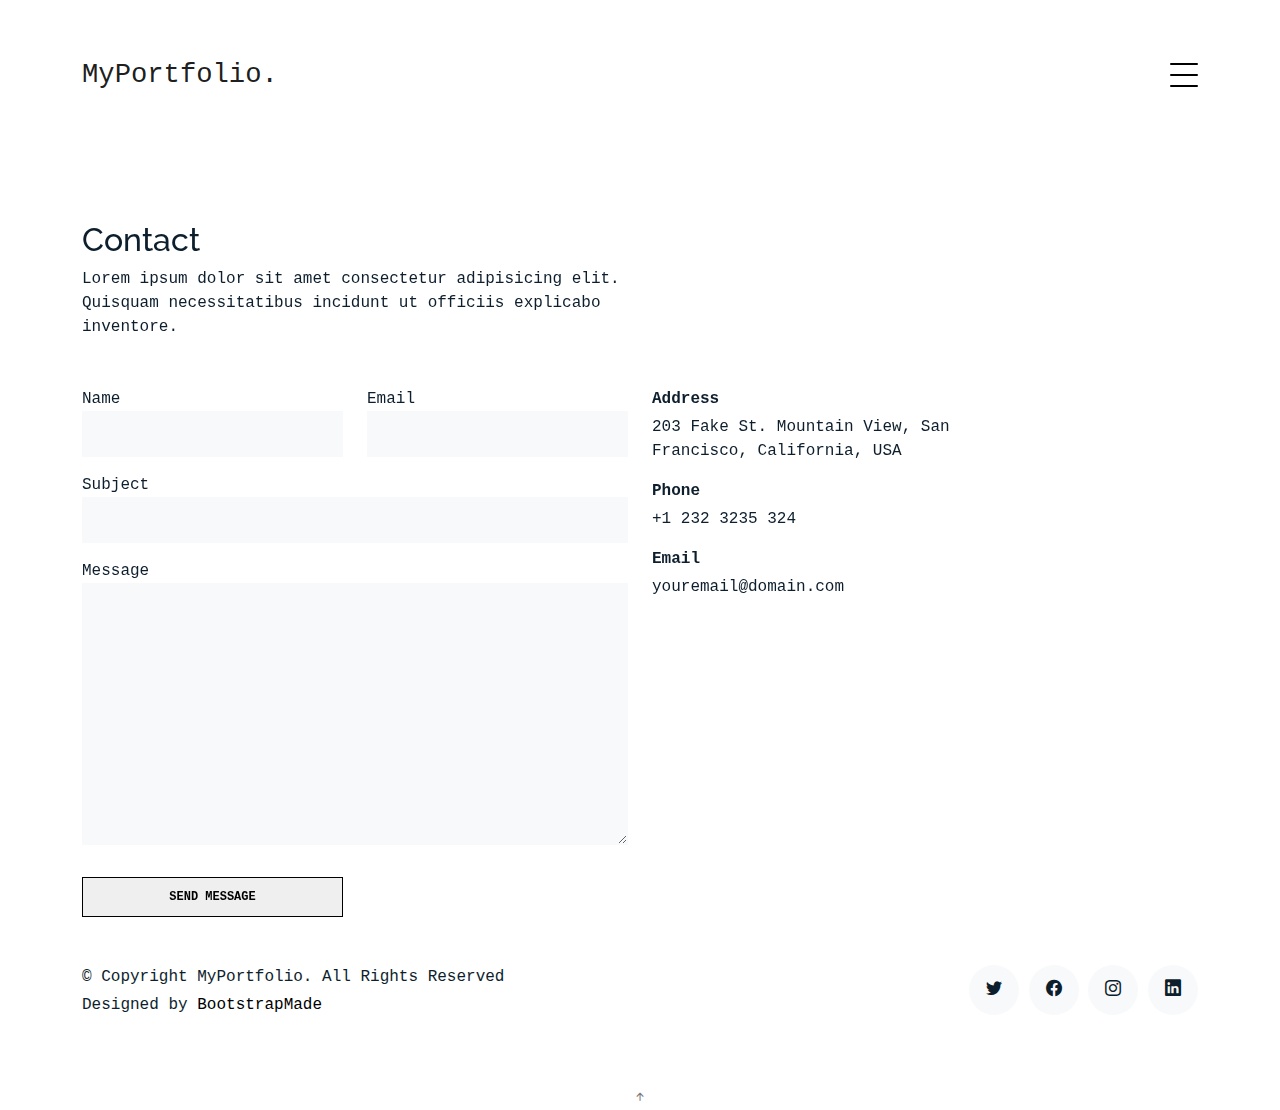
<file: contact.html>
<!DOCTYPE html>
<html lang="en">

<head>
  <meta charset="utf-8">
  <meta content="width=device-width, initial-scale=1.0" name="viewport">

  <title>MyPortfolio Bootstrap Template - Contact</title>
  <meta content="" name="description">
  <meta content="" name="keywords">

  <!-- Favicons -->
  <link href="assets/img/favicon.png" rel="icon">
  <link href="assets/img/apple-touch-icon.png" rel="apple-touch-icon">

  <!-- Google Fonts -->
  <link href="https://fonts.googleapis.com/css?family=https://fonts.googleapis.com/css?family=Inconsolata:400,500,600,700|Raleway:400,400i,500,500i,600,600i,700,700i" rel="stylesheet">

  <!-- Vendor CSS Files -->
  <link href="assets/vendor/aos/aos.css" rel="stylesheet">
  <link href="assets/vendor/bootstrap/css/bootstrap.min.css" rel="stylesheet">
  <link href="assets/vendor/bootstrap-icons/bootstrap-icons.css" rel="stylesheet">
  <link href="assets/vendor/swiper/swiper-bundle.min.css" rel="stylesheet">

  <!-- Template Main CSS File -->
  <link href="assets/css/style.css" rel="stylesheet">

  <!-- =======================================================
  * Template Name: MyPortfolio - v4.3.0
  * Template URL: https://bootstrapmade.com/myportfolio-bootstrap-portfolio-website-template/
  * Author: BootstrapMade.com
  * License: https://bootstrapmade.com/license/
  ======================================================== -->
</head>

<body>

  <!-- ======= Navbar ======= -->
  <div class="collapse navbar-collapse custom-navmenu" id="main-navbar">
    <div class="container py-2 py-md-5">
      <div class="row align-items-start">
        <div class="col-md-2">
          <ul class="custom-menu">
            <li><a href="index.html">Home</a></li>
            <li><a href="about.html">About Me</a></li>
            <li><a href="services.html">Services</a></li>
            <li><a href="works.html">Works</a></li>
            <li class="active"><a href="contact.html">Contact</a></li>
          </ul>
        </div>
        <div class="col-md-6 d-none d-md-block  mr-auto">
          <div class="tweet d-flex">
            <span class="bi bi-twitter text-white mt-2 mr-3"></span>
            <div>
              <p><em>Lorem ipsum dolor sit amet consectetur adipisicing elit. Quisquam necessitatibus incidunt ut officiis explicabo inventore. <br> <a href="#">t.co/v82jsk</a></em></p>
            </div>
          </div>
        </div>
        <div class="col-md-4 d-none d-md-block">
          <h3>Hire Me</h3>
          <p>Lorem ipsum dolor sit amet consectetur adipisicing elit. Quisquam necessitatibus incidunt ut officiisexplicabo inventore. <br> <a href="#">myemail@gmail.com</a></p>
        </div>
      </div>

    </div>
  </div>

  <nav class="navbar navbar-light custom-navbar">
    <div class="container">
      <a class="navbar-brand" href="index.html">MyPortfolio.</a>
      <a href="#" class="burger" data-bs-toggle="collapse" data-bs-target="#main-navbar">
        <span></span>
      </a>
    </div>
  </nav>

  <main id="main">

    <section class="section pb-5">
      <div class="container">

        <div class="row mb-5 align-items-end">
          <div class="col-md-6" data-aos="fade-up">
            <h2>Contact</h2>
            <p class="mb-0">Lorem ipsum dolor sit amet consectetur adipisicing elit. Quisquam necessitatibus incidunt ut
              officiis explicabo inventore.
            </p>
          </div>

        </div>

        <div class="row">
          <div class="col-md-6 mb-5 mb-md-0" data-aos="fade-up">

            <form action="forms/contact.php" method="post" role="form" class="php-email-form">

              <div class="row gy-3">
                <div class="col-md-6 form-group">
                  <label for="name">Name</label>
                  <input type="text" name="name" class="form-control" id="name" required>
                </div>
                <div class="col-md-6 form-group">
                  <label for="name">Email</label>
                  <input type="email" class="form-control" name="email" id="email" required>
                </div>
                <div class="col-md-12 form-group">
                  <label for="name">Subject</label>
                  <input type="text" class="form-control" name="subject" id="subject" required>
                </div>
                <div class="col-md-12 form-group">
                  <label for="name">Message</label>
                  <textarea class="form-control" name="message" cols="30" rows="10" required></textarea>
                </div>

                <div class="col-md-12 my-3">
                  <div class="loading">Loading</div>
                  <div class="error-message"></div>
                  <div class="sent-message">Your message has been sent. Thank you!</div>
                </div>

                <div class="col-md-6 mt-0 form-group">
                  <input type="submit" class="readmore d-block w-100" value="Send Message">
                </div>
              </div>

            </form>

          </div>

          <div class="col-md-4 ml-auto order-2" data-aos="fade-up">
            <ul class="list-unstyled">
              <li class="mb-3">
                <strong class="d-block mb-1">Address</strong>
                <span>203 Fake St. Mountain View, San Francisco, California, USA</span>
              </li>
              <li class="mb-3">
                <strong class="d-block mb-1">Phone</strong>
                <span>+1 232 3235 324</span>
              </li>
              <li class="mb-3">
                <strong class="d-block mb-1">Email</strong>
                <span>youremail@domain.com</span>
              </li>
            </ul>
          </div>

        </div>

      </div>

    </section>

  </main><!-- End #main -->

  <!-- ======= Footer ======= -->
  <footer class="footer" role="contentinfo">
    <div class="container">
      <div class="row">
        <div class="col-sm-6">
          <p class="mb-1">&copy; Copyright MyPortfolio. All Rights Reserved</p>
          <div class="credits">
            <!--
            All the links in the footer should remain intact.
            You can delete the links only if you purchased the pro version.
            Licensing information: https://bootstrapmade.com/license/
            Purchase the pro version with working PHP/AJAX contact form: https://bootstrapmade.com/buy/?theme=MyPortfolio
          -->
            Designed by <a href="https://bootstrapmade.com/">BootstrapMade</a>
          </div>
        </div>
        <div class="col-sm-6 social text-md-end">
          <a href="#"><span class="bi bi-twitter"></span></a>
          <a href="#"><span class="bi bi-facebook"></span></a>
          <a href="#"><span class="bi bi-instagram"></span></a>
          <a href="#"><span class="bi bi-linkedin"></span></a>
        </div>
      </div>
    </div>
  </footer>

  <a href="#" class="back-to-top d-flex align-items-center justify-content-center"><i class="bi bi-arrow-up-short"></i></a>

  <!-- Vendor JS Files -->
  <script src="assets/vendor/aos/aos.js"></script>
  <script src="assets/vendor/bootstrap/js/bootstrap.bundle.min.js"></script>
  <script src="assets/vendor/isotope-layout/isotope.pkgd.min.js"></script>
  <script src="assets/vendor/php-email-form/validate.js"></script>
  <script src="assets/vendor/swiper/swiper-bundle.min.js"></script>

  <!-- Template Main JS File -->
  <script src="assets/js/main.js"></script>

</body>

</html>
</file>
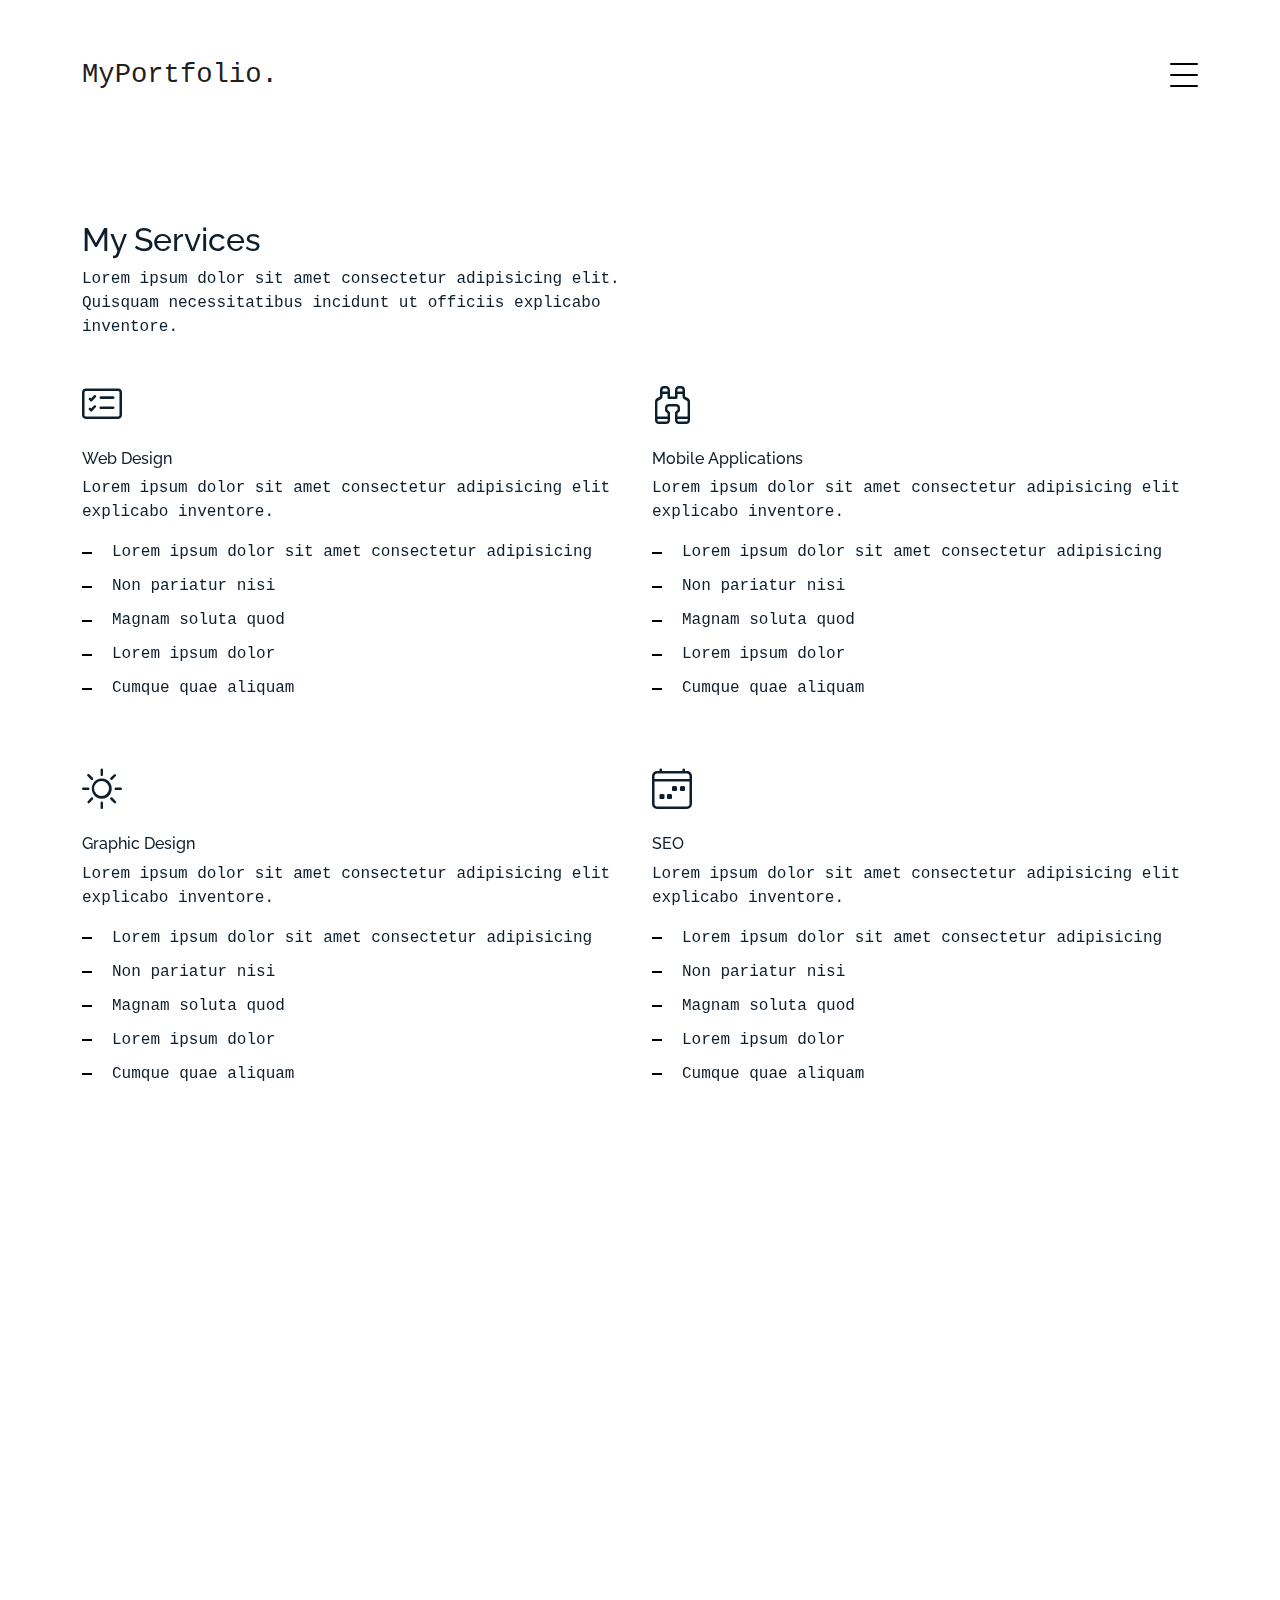
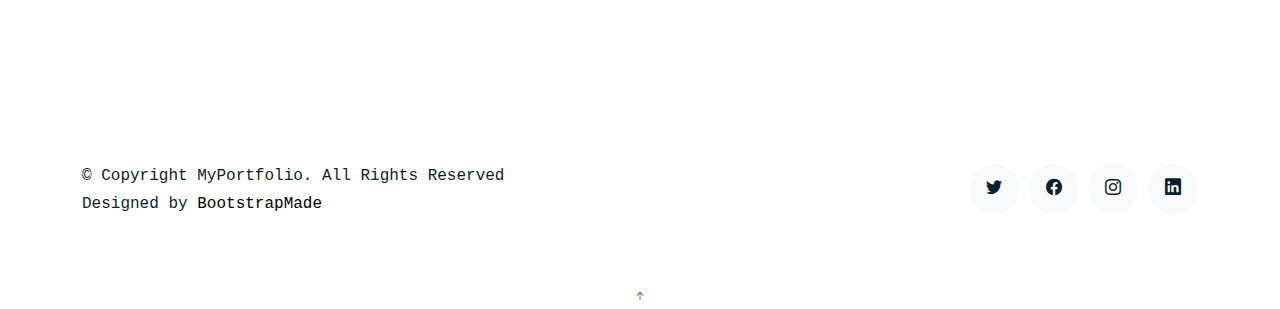
<file: services.html>
<!DOCTYPE html>
<html lang="en">

<head>
  <meta charset="utf-8">
  <meta content="width=device-width, initial-scale=1.0" name="viewport">

  <title>MyPortfolio Bootstrap Template - Services</title>
  <meta content="" name="description">
  <meta content="" name="keywords">

  <!-- Favicons -->
  <link href="assets/img/favicon.png" rel="icon">
  <link href="assets/img/apple-touch-icon.png" rel="apple-touch-icon">

  <!-- Google Fonts -->
  <link href="https://fonts.googleapis.com/css?family=https://fonts.googleapis.com/css?family=Inconsolata:400,500,600,700|Raleway:400,400i,500,500i,600,600i,700,700i" rel="stylesheet">

  <!-- Vendor CSS Files -->
  <link href="assets/vendor/aos/aos.css" rel="stylesheet">
  <link href="assets/vendor/bootstrap/css/bootstrap.min.css" rel="stylesheet">
  <link href="assets/vendor/bootstrap-icons/bootstrap-icons.css" rel="stylesheet">
  <link href="assets/vendor/swiper/swiper-bundle.min.css" rel="stylesheet">

  <!-- Template Main CSS File -->
  <link href="assets/css/style.css" rel="stylesheet">

  <!-- =======================================================
  * Template Name: MyPortfolio - v4.3.0
  * Template URL: https://bootstrapmade.com/myportfolio-bootstrap-portfolio-website-template/
  * Author: BootstrapMade.com
  * License: https://bootstrapmade.com/license/
  ======================================================== -->
</head>

<body>

  <!-- ======= Navbar ======= -->
  <div class="collapse navbar-collapse custom-navmenu" id="main-navbar">
    <div class="container py-2 py-md-5">
      <div class="row align-items-start">
        <div class="col-md-2">
          <ul class="custom-menu">
            <li><a href="index.html">Home</a></li>
            <li><a href="about.html">About Me</a></li>
            <li class="active"><a href="services.html">Services</a></li>
            <li><a href="works.html">Works</a></li>
            <li><a href="contact.html">Contact</a></li>
          </ul>
        </div>
        <div class="col-md-6 d-none d-md-block  mr-auto">
          <div class="tweet d-flex">
            <span class="bi bi-twitter text-white mt-2 mr-3"></span>
            <div>
              <p><em>Lorem ipsum dolor sit amet consectetur adipisicing elit. Quisquam necessitatibus incidunt ut officiis explicabo inventore. <br> <a href="#">t.co/v82jsk</a></em></p>
            </div>
          </div>
        </div>
        <div class="col-md-4 d-none d-md-block">
          <h3>Hire Me</h3>
          <p>Lorem ipsum dolor sit amet consectetur adipisicing elit. Quisquam necessitatibus incidunt ut officiisexplicabo inventore. <br> <a href="#">myemail@gmail.com</a></p>
        </div>
      </div>

    </div>
  </div>

  <nav class="navbar navbar-light custom-navbar">
    <div class="container">
      <a class="navbar-brand" href="index.html">MyPortfolio.</a>
      <a href="#" class="burger" data-bs-toggle="collapse" data-bs-target="#main-navbar">
        <span></span>
      </a>
    </div>
  </nav>

  <main id="main">

    <section class="section">
      <div class="container">
        <div class="row mb-4 align-items-center">
          <div class="col-md-6" data-aos="fade-up">

            <h2>My Services</h2>
            <p>Lorem ipsum dolor sit amet consectetur adipisicing elit. Quisquam necessitatibus incidunt ut officiis
              explicabo inventore.</p>

          </div>

        </div>
      </div>

      <div class="site-section pb-0 services">
        <div class="container">

          <div class="row">

            <div class="col-12 col-sm-6 col-md-6 col-lg-6 mb-5" data-aos="fade-up" data-aos-delay="">
              <i class="bi bi-card-checklist"></i>
              <h4 class="h4 mb-2">Web Design</h4>
              <p>Lorem ipsum dolor sit amet consectetur adipisicing elit explicabo inventore.</p>
              <ul class="list-unstyled list-line">
                <li>Lorem ipsum dolor sit amet consectetur adipisicing</li>
                <li>Non pariatur nisi</li>
                <li>Magnam soluta quod</li>
                <li>Lorem ipsum dolor</li>
                <li>Cumque quae aliquam</li>
              </ul>
            </div>
            <div class="col-12 col-sm-6 col-md-6 col-lg-6 mb-5" data-aos="fade-up" data-aos-delay="100">
              <i class="bi bi-binoculars"></i>
              <h4 class="h4 mb-2">Mobile Applications</h4>
              <p>Lorem ipsum dolor sit amet consectetur adipisicing elit explicabo inventore.</p>
              <ul class="list-unstyled list-line">
                <li>Lorem ipsum dolor sit amet consectetur adipisicing</li>
                <li>Non pariatur nisi</li>
                <li>Magnam soluta quod</li>
                <li>Lorem ipsum dolor</li>
                <li>Cumque quae aliquam</li>
              </ul>
            </div>
            <div class="col-12 col-sm-6 col-md-6 col-lg-6 mb-5" data-aos="fade-up" data-aos-delay="">
              <i class="bi bi-brightness-high"></i>
              <h4 class="h4 mb-2">Graphic Design</h4>
              <p>Lorem ipsum dolor sit amet consectetur adipisicing elit explicabo inventore.</p>
              <ul class="list-unstyled list-line">
                <li>Lorem ipsum dolor sit amet consectetur adipisicing</li>
                <li>Non pariatur nisi</li>
                <li>Magnam soluta quod</li>
                <li>Lorem ipsum dolor</li>
                <li>Cumque quae aliquam</li>
              </ul>
            </div>
            <div class="col-12 col-sm-6 col-md-6 col-lg-6 mb-5" data-aos="fade-up" data-aos-delay="100">
              <i class="bi bi-calendar4-week"></i>
              <h4 class="h4 mb-2">SEO</h4>
              <p>Lorem ipsum dolor sit amet consectetur adipisicing elit explicabo inventore.</p>
              <ul class="list-unstyled list-line">
                <li>Lorem ipsum dolor sit amet consectetur adipisicing</li>
                <li>Non pariatur nisi</li>
                <li>Magnam soluta quod</li>
                <li>Lorem ipsum dolor</li>
                <li>Cumque quae aliquam</li>
              </ul>
            </div>
          </div>
        </div>
      </div>
    </section>

    <!-- ======= Testimonials Section ======= -->
    <section class="section pt-0">
      <div class="container">

        <div class="testimonials-slider swiper-container" data-aos="fade-up" data-aos-delay="100">
          <div class="swiper-wrapper">

            <div class="swiper-slide">
              <div class="testimonial-wrap">
                <div class="testimonial">
                  <img src="assets/img/person_1.jpg" alt="Image" class="img-fluid">
                  <blockquote>
                    <p>Lorem ipsum dolor sit amet consectetur adipisicing elit. Quisquam necessitatibus incidunt ut officiis
                      explicabo inventore.</p>
                  </blockquote>
                  <p>&mdash; Jean Hicks</p>
                </div>
              </div>
            </div><!-- End testimonial item -->

            <div class="swiper-slide">
              <div class="testimonial-wrap">
                <div class="testimonial">
                  <img src="assets/img/person_2.jpg" alt="Image" class="img-fluid">
                  <blockquote>
                    <p>Lorem ipsum dolor sit amet consectetur adipisicing elit. Quisquam necessitatibus incidunt ut officiis
                      explicabo inventore.</p>
                  </blockquote>
                  <p>&mdash; Chris Stanworth</p>
                </div>
              </div>
            </div><!-- End testimonial item -->

          </div>
          <div class="swiper-pagination"></div>
        </div>

      </div>
    </section><!-- End Testimonials Section -->

  </main><!-- End #main -->

  <!-- ======= Footer ======= -->
  <footer class="footer" role="contentinfo">
    <div class="container">
      <div class="row">
        <div class="col-sm-6">
          <p class="mb-1">&copy; Copyright MyPortfolio. All Rights Reserved</p>
          <div class="credits">
            <!--
            All the links in the footer should remain intact.
            You can delete the links only if you purchased the pro version.
            Licensing information: https://bootstrapmade.com/license/
            Purchase the pro version with working PHP/AJAX contact form: https://bootstrapmade.com/buy/?theme=MyPortfolio
          -->
            Designed by <a href="https://bootstrapmade.com/">BootstrapMade</a>
          </div>
        </div>
        <div class="col-sm-6 social text-md-end">
          <a href="#"><span class="bi bi-twitter"></span></a>
          <a href="#"><span class="bi bi-facebook"></span></a>
          <a href="#"><span class="bi bi-instagram"></span></a>
          <a href="#"><span class="bi bi-linkedin"></span></a>
        </div>
      </div>
    </div>
  </footer>

  <a href="#" class="back-to-top d-flex align-items-center justify-content-center"><i class="bi bi-arrow-up-short"></i></a>

  <!-- Vendor JS Files -->
  <script src="assets/vendor/aos/aos.js"></script>
  <script src="assets/vendor/bootstrap/js/bootstrap.bundle.min.js"></script>
  <script src="assets/vendor/isotope-layout/isotope.pkgd.min.js"></script>
  <script src="assets/vendor/php-email-form/validate.js"></script>
  <script src="assets/vendor/swiper/swiper-bundle.min.js"></script>

  <!-- Template Main JS File -->
  <script src="assets/js/main.js"></script>

</body>

</html>
</file>
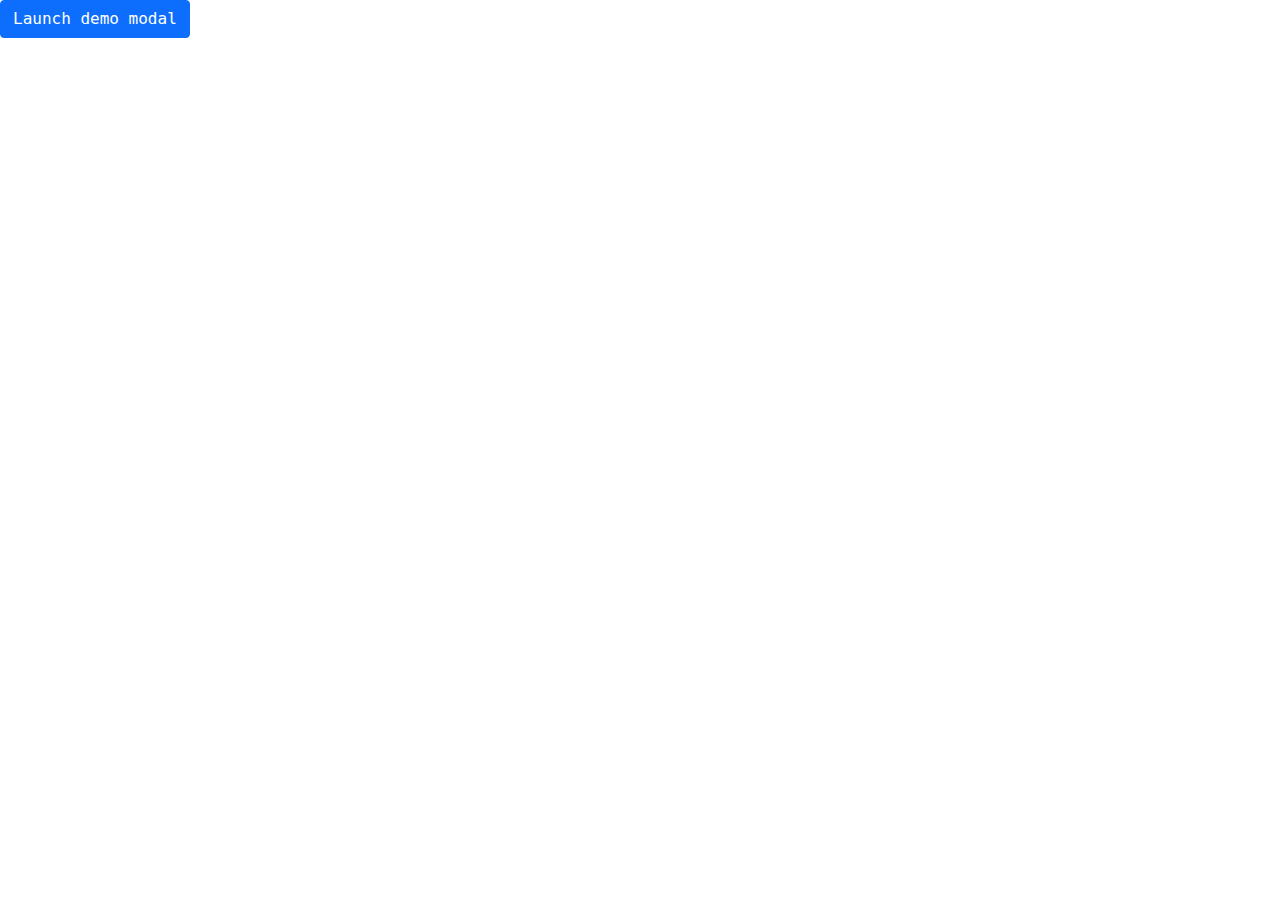
<file: test.html>
<!DOCTYPE html>
<html lang="en">

<head>
  <meta charset="utf-8">
  <meta content="width=device-width, initial-scale=1.0" name="viewport">

  <title>reme</title>
  <meta content="" name="description">
  <meta content="" name="keywords">

  <!-- Favicons -->
  <link href="assets/img/paint-roller.png" rel="icon">
  <link href="assets/img/apple-touch-icon.png" rel="apple-touch-icon">

  <!-- Google Fonts -->
  <link href="https://fonts.googleapis.com/css?family=https://fonts.googleapis.com/css?family=Inconsolata:400,500,600,700|Raleway:400,400i,500,500i,600,600i,700,700i" rel="stylesheet">

  <!-- Vendor CSS Files -->
  <link href="assets/vendor/aos/aos.css" rel="stylesheet">
  <link href="assets/vendor/bootstrap/css/bootstrap.min.css" rel="stylesheet">
  <link href="assets/vendor/bootstrap-icons/bootstrap-icons.css" rel="stylesheet">
  <link href="assets/vendor/swiper/swiper-bundle.min.css" rel="stylesheet">

  <!-- Template Main CSS File -->
  <link href="assets/css/style.css" rel="stylesheet">

  <!-- =======================================================
  * Template Name: MyPortfolio - v4.3.0
  * Template URL: https://bootstrapmade.com/myportfolio-bootstrap-portfolio-website-template/
  * Author: BootstrapMade.com
  * License: https://bootstrapmade.com/license/
  ======================================================== -->
</head>

<body>



    <!-- Button trigger modal -->
    <button type="button" class="btn btn-primary" data-bs-toggle="modal" data-bs-target="#exampleModal">
    Launch demo modal
    </button>
    
    <!-- Modal -->
    <div class="modal fade" id="exampleModal" tabindex="-1" aria-labelledby="exampleModalLabel" aria-hidden="true">
        <div class="modal-dialog">
        <div class="modal-content">
            <div class="modal-header">
            <h5 class="modal-title" id="exampleModalLabel">Modal title</h5>
            <button type="button" class="btn-close" data-bs-dismiss="modal" aria-label="Close"></button>
            </div>
            <div class="modal-body">
            ...
            </div>
            <div class="modal-footer">
            <button type="button" class="btn btn-secondary" data-bs-dismiss="modal">Close</button>
            <button type="button" class="btn btn-primary">Save changes</button>
            </div>
        </div>
        </div>
    </div>



  <!-- Vendor JS Files -->
  <script src="assets/vendor/aos/aos.js"></script>
  <script src="assets/vendor/bootstrap/js/bootstrap.bundle.min.js"></script>
  <script src="assets/vendor/isotope-layout/isotope.pkgd.min.js"></script>
  <script src="assets/vendor/php-email-form/validate.js"></script>
  <script src="assets/vendor/swiper/swiper-bundle.min.js"></script>

  <!-- Template Main JS File -->
  <script src="assets/js/main.js"></script>

</body>

</html>
</file>
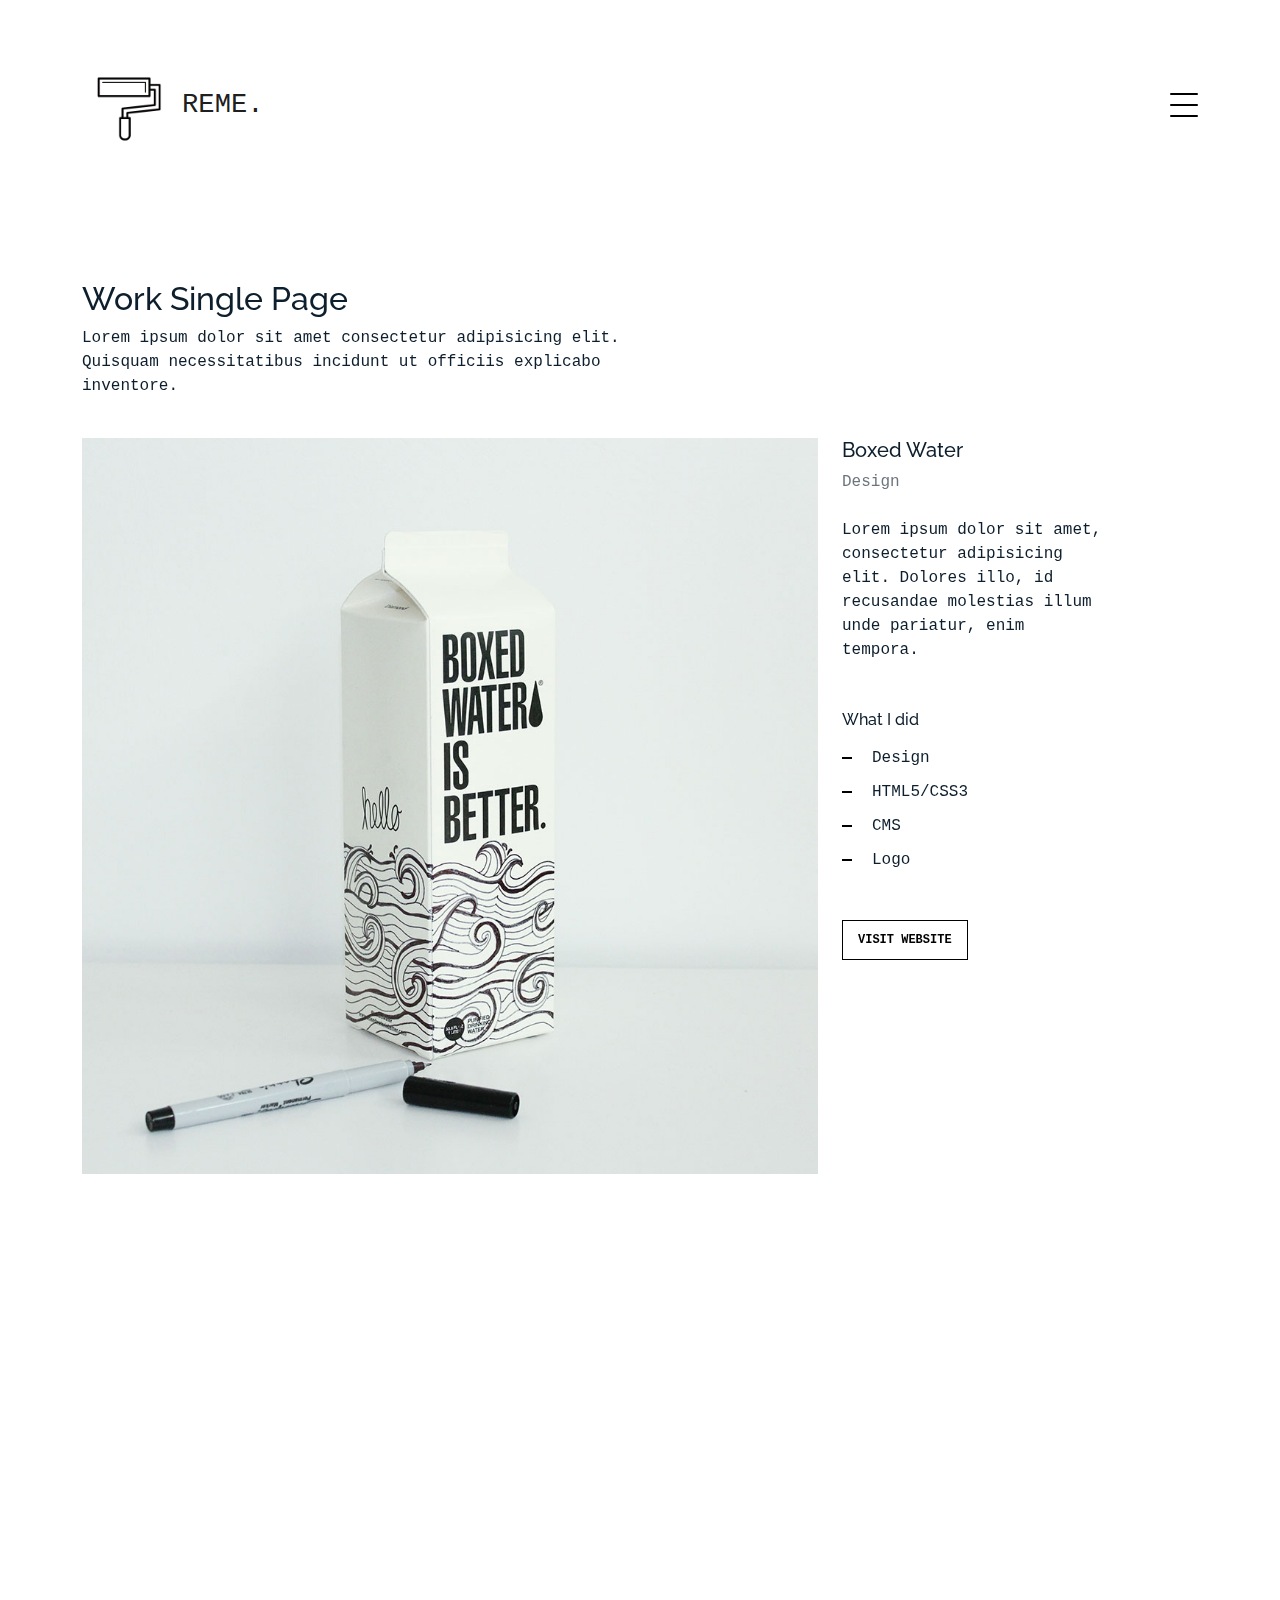
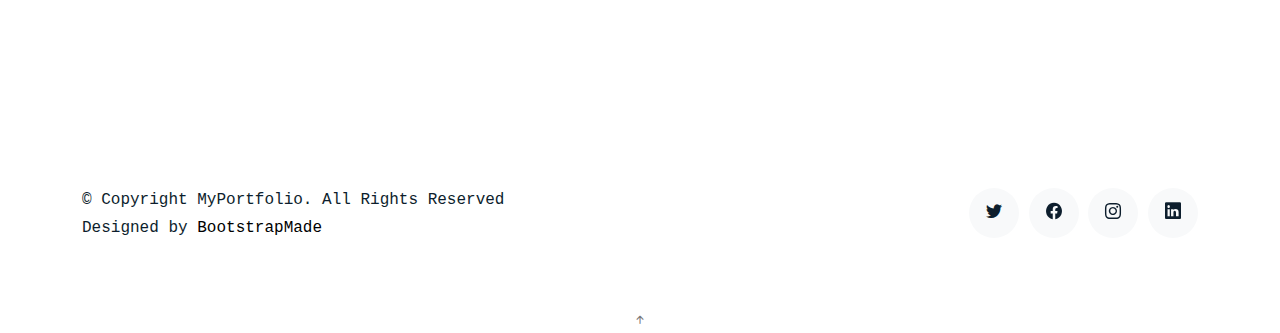
<file: work-single.html>
<!DOCTYPE html>
<html lang="en">

<head>
  <meta charset="utf-8">
  <meta content="width=device-width, initial-scale=1.0" name="viewport">

  <title>MyPortfolio Bootstrap Template - Work Single</title>
  <meta content="" name="description">
  <meta content="" name="keywords">

  <!-- Favicons -->
  <link href="assets/img/favicon.png" rel="icon">
  <link href="assets/img/apple-touch-icon.png" rel="apple-touch-icon">

  <!-- Google Fonts -->
  <link href="https://fonts.googleapis.com/css?family=https://fonts.googleapis.com/css?family=Inconsolata:400,500,600,700|Raleway:400,400i,500,500i,600,600i,700,700i" rel="stylesheet">

  <!-- Vendor CSS Files -->
  <link href="assets/vendor/aos/aos.css" rel="stylesheet">
  <link href="assets/vendor/bootstrap/css/bootstrap.min.css" rel="stylesheet">
  <link href="assets/vendor/bootstrap-icons/bootstrap-icons.css" rel="stylesheet">
  <link href="assets/vendor/swiper/swiper-bundle.min.css" rel="stylesheet">

  <!-- Template Main CSS File -->
  <link href="assets/css/style.css" rel="stylesheet">

  <!-- =======================================================
  * Template Name: MyPortfolio - v4.3.0
  * Template URL: https://bootstrapmade.com/myportfolio-bootstrap-portfolio-website-template/
  * Author: BootstrapMade.com
  * License: https://bootstrapmade.com/license/
  ======================================================== -->
</head>

<body>

<!-- ======= Navbar ======= -->
<div class="collapse navbar-collapse custom-navmenu" id="main-navbar">
  <div class="container py-2 py-md-5">
    <div class="row align-items-start">
      <div class="col-md-2">
        <ul class="custom-menu">
          <li class="active"><a href="index.html">Home</a></li>
          <li><a href="about.html">About Me</a></li>
          <li><a href="services.html">Services</a></li>
          <li><a href="works.html">Works</a></li>
          <li><a href="contact.html">Contact</a></li>
        </ul>
      </div>
      <div class="col-md-6 d-none d-md-block  mr-auto">
        <div class="tweet d-flex">
          <span class="bi bi-twitter text-white mt-2 mr-3"></span>
          <div>
            <p><em>Lorem ipsum dolor sit amet consectetur adipisicing elit. Quisquam necessitatibus incidunt ut officiis explicabo inventore. <br> <a href="#">t.co/v82jsk</a></em></p>
          </div>
        </div>
      </div>
      <div class="col-md-4 d-none d-md-block">
        <h3>Hire Me</h3>
        <p>Lorem ipsum dolor sit amet consectetur adipisicing elit. Quisquam necessitatibus incidunt ut officiisexplicabo inventore. <br> <a href="#">myemail@gmail.com</a></p>
      </div>
    </div>

  </div>
</div>

<nav class="navbar navbar-light custom-navbar">
  <div class="container">
    <a class="navbar-brand" href="index.html"><img height="100" width="100" src="pics/flat_roller.png">REME.</a>
    <!-- <a class="navbar-brand" href="index.html"><img height="100" width="200" src="pics/logo_transparent.png"></a> -->
    
    <a href="#" class="burger" data-bs-toggle="collapse" data-bs-target="#main-navbar">
      <span></span>
    </a>
  </div>
</nav>

  <main id="main">

    <section class="section">
      <div class="container">
        <div class="row mb-4 align-items-center">
          <div class="col-md-6" data-aos="fade-up">
            <h2>Work Single Page</h2>
            <p>Lorem ipsum dolor sit amet consectetur adipisicing elit. Quisquam necessitatibus incidunt ut officiis explicabo inventore.</p>
          </div>
        </div>
      </div>

      <div class="site-section pb-0">
        <div class="container">
          <div class="row align-items-stretch">
            <div class="col-md-8" data-aos="fade-up">
              <img src="assets/img/img_1_big.jpg" alt="Image" class="img-fluid">
            </div>
            <div class="col-md-3 ml-auto" data-aos="fade-up" data-aos-delay="100">
              <div class="sticky-content">
                <h3 class="h3">Boxed Water</h3>
                <p class="mb-4"><span class="text-muted">Design</span></p>

                <div class="mb-5">
                  <p>Lorem ipsum dolor sit amet, consectetur adipisicing elit. Dolores illo, id recusandae molestias
                    illum unde pariatur, enim tempora.</p>

                </div>

                <h4 class="h4 mb-3">What I did</h4>
                <ul class="list-unstyled list-line mb-5">
                  <li>Design</li>
                  <li>HTML5/CSS3</li>
                  <li>CMS</li>
                  <li>Logo</li>
                </ul>

                <p><a href="#" class="readmore">Visit Website</a></p>
              </div>
            </div>
          </div>
        </div>
    </section>

    <!-- ======= Testimonials Section ======= -->
    <section class="section pt-0">
      <div class="container">

        <div class="testimonials-slider swiper-container" data-aos="fade-up" data-aos-delay="100">
          <div class="swiper-wrapper">

            <div class="swiper-slide">
              <div class="testimonial-wrap">
                <div class="testimonial">
                  <img src="assets/img/person_1.jpg" alt="Image" class="img-fluid">
                  <blockquote>
                    <p>Lorem ipsum dolor sit amet consectetur adipisicing elit. Quisquam necessitatibus incidunt ut officiis
                      explicabo inventore.</p>
                  </blockquote>
                  <p>&mdash; Jean Hicks</p>
                </div>
              </div>
            </div><!-- End testimonial item -->

            <div class="swiper-slide">
              <div class="testimonial-wrap">
                <div class="testimonial">
                  <img src="assets/img/person_2.jpg" alt="Image" class="img-fluid">
                  <blockquote>
                    <p>Lorem ipsum dolor sit amet consectetur adipisicing elit. Quisquam necessitatibus incidunt ut officiis
                      explicabo inventore.</p>
                  </blockquote>
                  <p>&mdash; Chris Stanworth</p>
                </div>
              </div>
            </div><!-- End testimonial item -->

          </div>
          <div class="swiper-pagination"></div>
        </div>

      </div>
    </section><!-- End Testimonials Section -->

  </main><!-- End #main -->

  <!-- ======= Footer ======= -->
  <footer class="footer" role="contentinfo">
    <div class="container">
      <div class="row">
        <div class="col-sm-6">
          <p class="mb-1">&copy; Copyright MyPortfolio. All Rights Reserved</p>
          <div class="credits">
            <!--
            All the links in the footer should remain intact.
            You can delete the links only if you purchased the pro version.
            Licensing information: https://bootstrapmade.com/license/
            Purchase the pro version with working PHP/AJAX contact form: https://bootstrapmade.com/buy/?theme=MyPortfolio
          -->
            Designed by <a href="https://bootstrapmade.com/">BootstrapMade</a>
          </div>
        </div>
        <div class="col-sm-6 social text-md-end">
          <a href="#"><span class="bi bi-twitter"></span></a>
          <a href="#"><span class="bi bi-facebook"></span></a>
          <a href="#"><span class="bi bi-instagram"></span></a>
          <a href="#"><span class="bi bi-linkedin"></span></a>
        </div>
      </div>
    </div>
  </footer>

  <a href="#" class="back-to-top d-flex align-items-center justify-content-center"><i class="bi bi-arrow-up-short"></i></a>

  <!-- Vendor JS Files -->
  <script src="assets/vendor/aos/aos.js"></script>
  <script src="assets/vendor/bootstrap/js/bootstrap.bundle.min.js"></script>
  <script src="assets/vendor/isotope-layout/isotope.pkgd.min.js"></script>
  <script src="assets/vendor/php-email-form/validate.js"></script>
  <script src="assets/vendor/swiper/swiper-bundle.min.js"></script>

  <!-- Template Main JS File -->
  <script src="assets/js/main.js"></script>

</body>

</html>
</file>
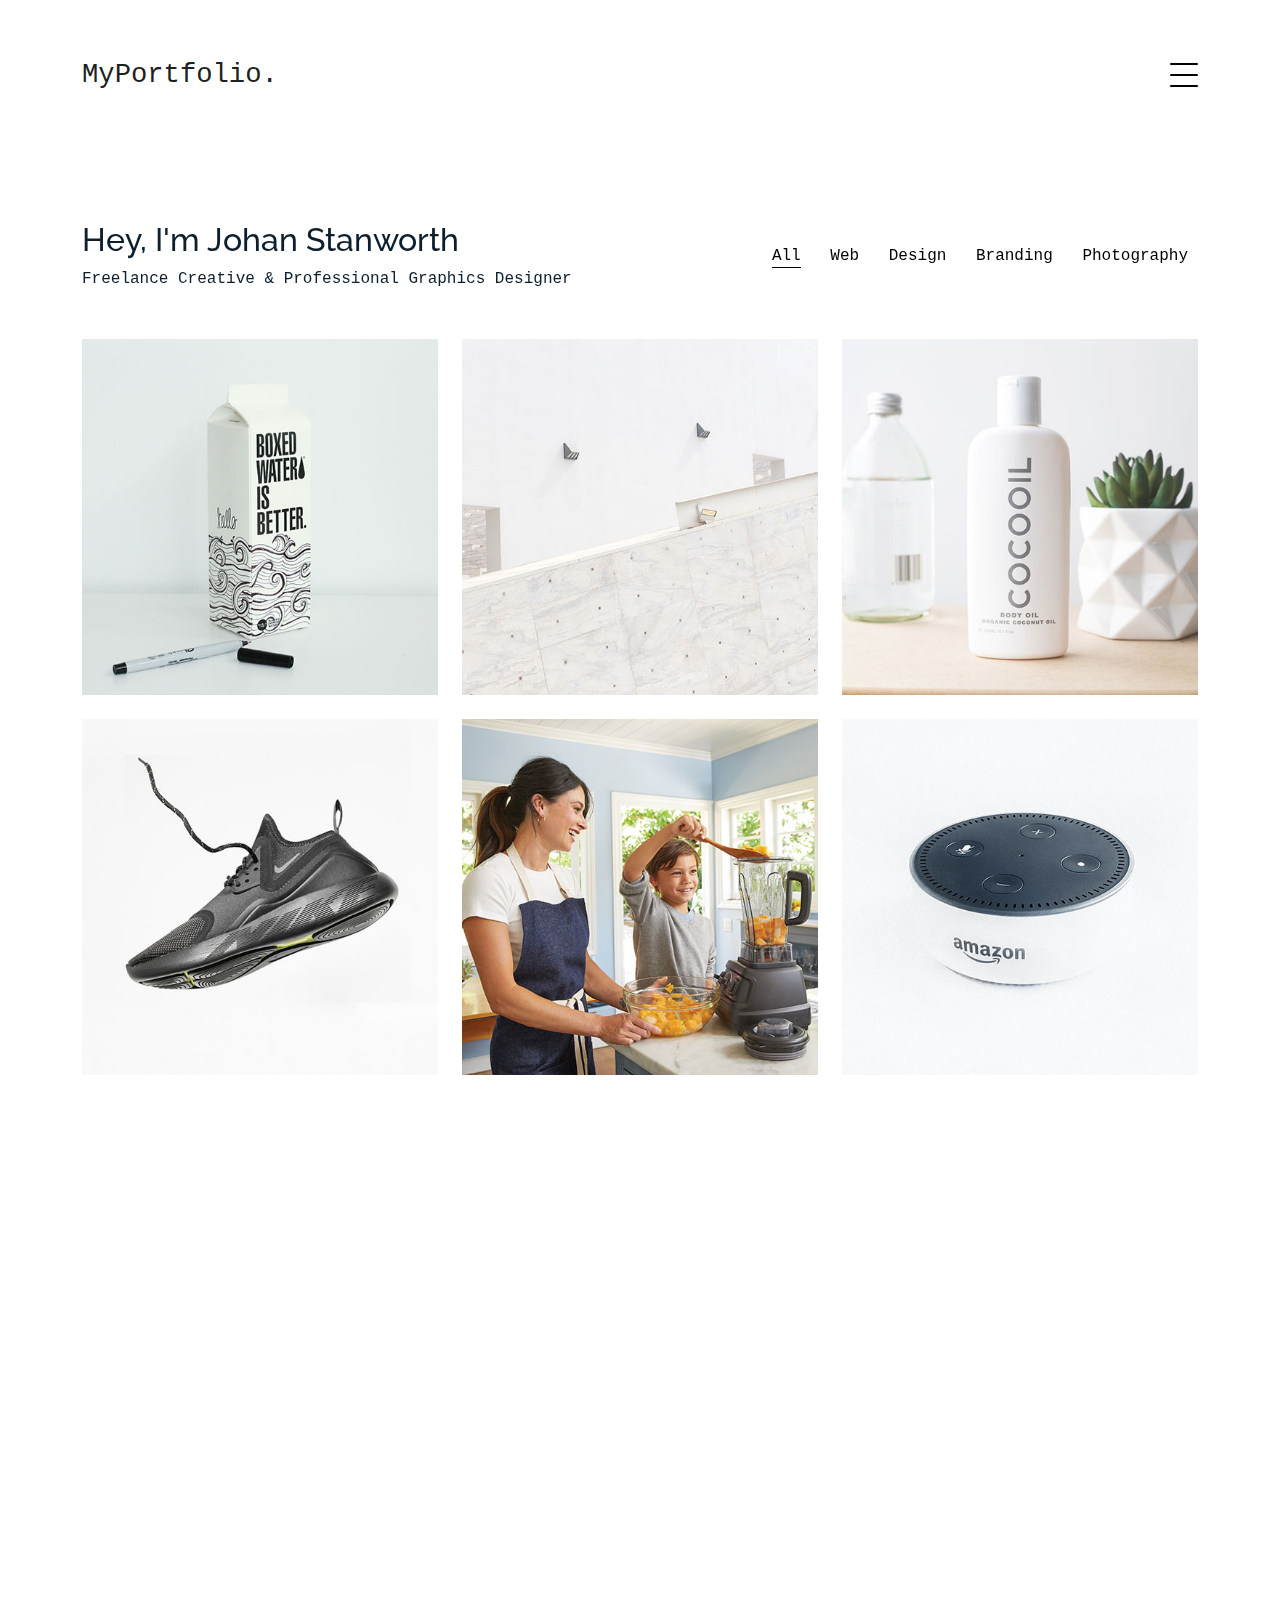
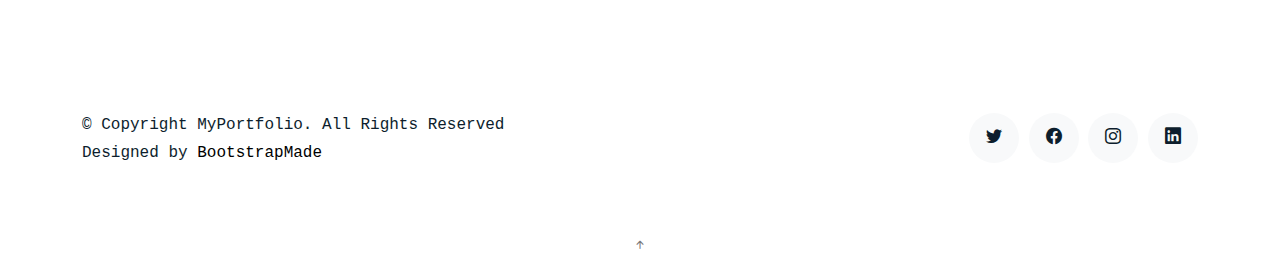
<file: works.html>
<!DOCTYPE html>
<html lang="en">

<head>
  <meta charset="utf-8">
  <meta content="width=device-width, initial-scale=1.0" name="viewport">

  <title>MyPortfolio Bootstrap Template - Works</title>
  <meta content="" name="description">
  <meta content="" name="keywords">

  <!-- Favicons -->
  <link href="assets/img/favicon.png" rel="icon">
  <link href="assets/img/apple-touch-icon.png" rel="apple-touch-icon">

  <!-- Google Fonts -->
  <link href="https://fonts.googleapis.com/css?family=https://fonts.googleapis.com/css?family=Inconsolata:400,500,600,700|Raleway:400,400i,500,500i,600,600i,700,700i" rel="stylesheet">

  <!-- Vendor CSS Files -->
  <link href="assets/vendor/aos/aos.css" rel="stylesheet">
  <link href="assets/vendor/bootstrap/css/bootstrap.min.css" rel="stylesheet">
  <link href="assets/vendor/bootstrap-icons/bootstrap-icons.css" rel="stylesheet">
  <link href="assets/vendor/swiper/swiper-bundle.min.css" rel="stylesheet">

  <!-- Template Main CSS File -->
  <link href="assets/css/style.css" rel="stylesheet">

  <!-- =======================================================
  * Template Name: MyPortfolio - v4.3.0
  * Template URL: https://bootstrapmade.com/myportfolio-bootstrap-portfolio-website-template/
  * Author: BootstrapMade.com
  * License: https://bootstrapmade.com/license/
  ======================================================== -->
</head>

<body>

  <!-- ======= Navbar ======= -->
  <div class="collapse navbar-collapse custom-navmenu" id="main-navbar">
    <div class="container py-2 py-md-5">
      <div class="row align-items-start">
        <div class="col-md-2">
          <ul class="custom-menu">
            <li><a href="index.html">Home</a></li>
            <li><a href="about.html">About Me</a></li>
            <li><a href="services.html">Services</a></li>
            <li class="active"><a href="works.html">Works</a></li>
            <li><a href="contact.html">Contact</a></li>
          </ul>
        </div>
        <div class="col-md-6 d-none d-md-block  mr-auto">
          <div class="tweet d-flex">
            <span class="bi bi-twitter text-white mt-2 mr-3"></span>
            <div>
              <p><em>Lorem ipsum dolor sit amet consectetur adipisicing elit. Quisquam necessitatibus incidunt ut officiis explicabo inventore. <br> <a href="#">t.co/v82jsk</a></em></p>
            </div>
          </div>
        </div>
        <div class="col-md-4 d-none d-md-block">
          <h3>Hire Me</h3>
          <p>Lorem ipsum dolor sit amet consectetur adipisicing elit. Quisquam necessitatibus incidunt ut officiisexplicabo inventore. <br> <a href="#">myemail@gmail.com</a></p>
        </div>
      </div>

    </div>
  </div>

  <nav class="navbar navbar-light custom-navbar">
    <div class="container">
      <a class="navbar-brand" href="index.html">MyPortfolio.</a>
      <a href="#" class="burger" data-bs-toggle="collapse" data-bs-target="#main-navbar">
        <span></span>
      </a>
    </div>
  </nav>

  <main id="main">

    <!-- ======= Works Section ======= -->
    <section class="section site-portfolio">
      <div class="container">
        <div class="row mb-5 align-items-center">
          <div class="col-md-12 col-lg-6 mb-4 mb-lg-0" data-aos="fade-up">
            <h2>Hey, I'm Johan Stanworth</h2>
            <p class="mb-0">Freelance Creative &amp; Professional Graphics Designer</p>
          </div>
          <div class="col-md-12 col-lg-6 text-start text-lg-end" data-aos="fade-up" data-aos-delay="100">
            <div id="filters" class="filters">
              <a href="#" data-filter="*" class="active">All</a>
              <a href="#" data-filter=".web">Web</a>
              <a href="#" data-filter=".design">Design</a>
              <a href="#" data-filter=".branding">Branding</a>
              <a href="#" data-filter=".photography">Photography</a>
            </div>
          </div>
        </div>
        <div id="portfolio-grid" class="row no-gutter" data-aos="fade-up" data-aos-delay="200">
          <div class="item web col-sm-6 col-md-4 col-lg-4 mb-4">
            <a href="work-single.html" class="item-wrap fancybox">
              <div class="work-info">
                <h3>Boxed Water</h3>
                <span>Web</span>
              </div>
              <img class="img-fluid" src="assets/img/img_1.jpg">
            </a>
          </div>
          <div class="item photography col-sm-6 col-md-4 col-lg-4 mb-4">
            <a href="work-single.html" class="item-wrap fancybox">
              <div class="work-info">
                <h3>Build Indoo</h3>
                <span>Photography</span>
              </div>
              <img class="img-fluid" src="assets/img/img_2.jpg">
            </a>
          </div>
          <div class="item branding col-sm-6 col-md-4 col-lg-4 mb-4">
            <a href="work-single.html" class="item-wrap fancybox">
              <div class="work-info">
                <h3>Cocooil</h3>
                <span>Branding</span>
              </div>
              <img class="img-fluid" src="assets/img/img_3.jpg">
            </a>
          </div>
          <div class="item design col-sm-6 col-md-4 col-lg-4 mb-4">
            <a href="work-single.html" class="item-wrap fancybox">
              <div class="work-info">
                <h3>Nike Shoe</h3>
                <span>Design</span>
              </div>
              <img class="img-fluid" src="assets/img/img_4.jpg">
            </a>
          </div>
          <div class="item photography col-sm-6 col-md-4 col-lg-4 mb-4">
            <a href="work-single.html" class="item-wrap fancybox">
              <div class="work-info">
                <h3>Kitchen Sink</h3>
                <span>Photography</span>
              </div>
              <img class="img-fluid" src="assets/img/img_5.jpg">
            </a>
          </div>
          <div class="item branding col-sm-6 col-md-4 col-lg-4 mb-4">
            <a href="work-single.html" class="item-wrap fancybox">
              <div class="work-info">
                <h3>Amazon</h3>
                <span>brandingn</span>
              </div>
              <img class="img-fluid" src="assets/img/img_6.jpg">
            </a>
          </div>
        </div>
      </div>
    </section><!-- End  Works Section -->

    <!-- ======= Testimonials Section ======= -->
    <section class="section pt-0">
      <div class="container">

        <div class="testimonials-slider swiper-container" data-aos="fade-up" data-aos-delay="100">
          <div class="swiper-wrapper">

            <div class="swiper-slide">
              <div class="testimonial-wrap">
                <div class="testimonial">
                  <img src="assets/img/person_1.jpg" alt="Image" class="img-fluid">
                  <blockquote>
                    <p>Lorem ipsum dolor sit amet consectetur adipisicing elit. Quisquam necessitatibus incidunt ut officiis
                      explicabo inventore.</p>
                  </blockquote>
                  <p>&mdash; Jean Hicks</p>
                </div>
              </div>
            </div><!-- End testimonial item -->

            <div class="swiper-slide">
              <div class="testimonial-wrap">
                <div class="testimonial">
                  <img src="assets/img/person_2.jpg" alt="Image" class="img-fluid">
                  <blockquote>
                    <p>Lorem ipsum dolor sit amet consectetur adipisicing elit. Quisquam necessitatibus incidunt ut officiis
                      explicabo inventore.</p>
                  </blockquote>
                  <p>&mdash; Chris Stanworth</p>
                </div>
              </div>
            </div><!-- End testimonial item -->

          </div>
          <div class="swiper-pagination"></div>
        </div>

      </div>
    </section><!-- End Testimonials Section -->

  </main><!-- End #main -->

  <!-- ======= Footer ======= -->
  <footer class="footer" role="contentinfo">
    <div class="container">
      <div class="row">
        <div class="col-sm-6">
          <p class="mb-1">&copy; Copyright MyPortfolio. All Rights Reserved</p>
          <div class="credits">
            <!--
            All the links in the footer should remain intact.
            You can delete the links only if you purchased the pro version.
            Licensing information: https://bootstrapmade.com/license/
            Purchase the pro version with working PHP/AJAX contact form: https://bootstrapmade.com/buy/?theme=MyPortfolio
          -->
            Designed by <a href="https://bootstrapmade.com/">BootstrapMade</a>
          </div>
        </div>
        <div class="col-sm-6 social text-md-end">
          <a href="#"><span class="bi bi-twitter"></span></a>
          <a href="#"><span class="bi bi-facebook"></span></a>
          <a href="#"><span class="bi bi-instagram"></span></a>
          <a href="#"><span class="bi bi-linkedin"></span></a>
        </div>
      </div>
    </div>
  </footer>

  <a href="#" class="back-to-top d-flex align-items-center justify-content-center"><i class="bi bi-arrow-up-short"></i></a>

  <!-- Vendor JS Files -->
  <script src="assets/vendor/aos/aos.js"></script>
  <script src="assets/vendor/bootstrap/js/bootstrap.bundle.min.js"></script>
  <script src="assets/vendor/isotope-layout/isotope.pkgd.min.js"></script>
  <script src="assets/vendor/php-email-form/validate.js"></script>
  <script src="assets/vendor/swiper/swiper-bundle.min.js"></script>

  <!-- Template Main JS File -->
  <script src="assets/js/main.js"></script>

</body>

</html>
</file>
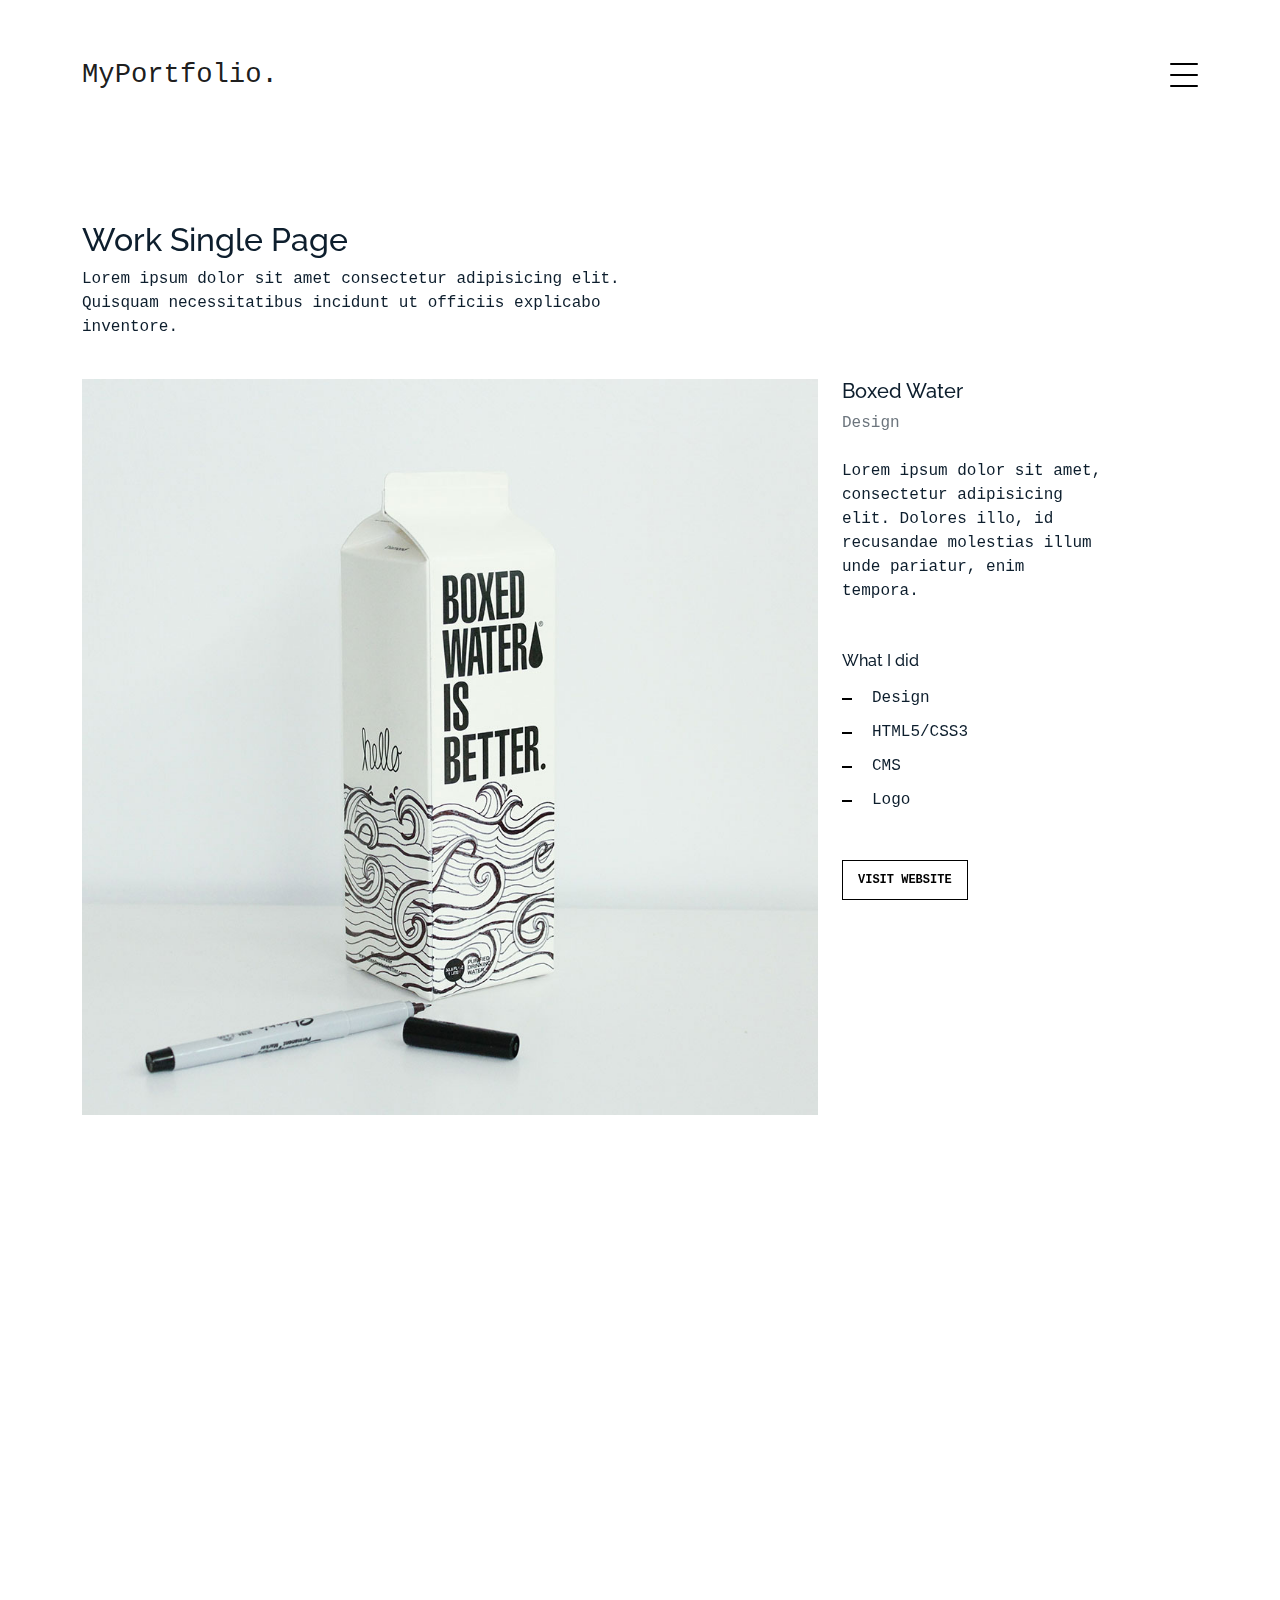
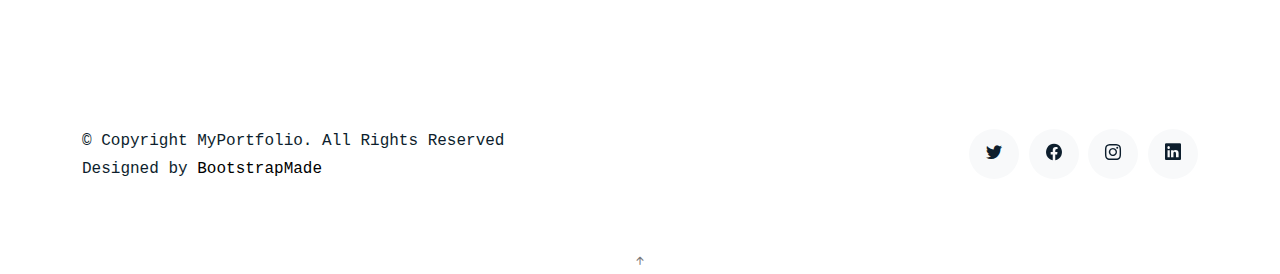
<file: git/reme/work-single.html>
<!DOCTYPE html>
<html lang="en">

<head>
  <meta charset="utf-8">
  <meta content="width=device-width, initial-scale=1.0" name="viewport">

  <title>MyPortfolio Bootstrap Template - Work Single</title>
  <meta content="" name="description">
  <meta content="" name="keywords">

  <!-- Favicons -->
  <link href="assets/img/favicon.png" rel="icon">
  <link href="assets/img/apple-touch-icon.png" rel="apple-touch-icon">

  <!-- Google Fonts -->
  <link href="https://fonts.googleapis.com/css?family=https://fonts.googleapis.com/css?family=Inconsolata:400,500,600,700|Raleway:400,400i,500,500i,600,600i,700,700i" rel="stylesheet">

  <!-- Vendor CSS Files -->
  <link href="assets/vendor/aos/aos.css" rel="stylesheet">
  <link href="assets/vendor/bootstrap/css/bootstrap.min.css" rel="stylesheet">
  <link href="assets/vendor/bootstrap-icons/bootstrap-icons.css" rel="stylesheet">
  <link href="assets/vendor/swiper/swiper-bundle.min.css" rel="stylesheet">

  <!-- Template Main CSS File -->
  <link href="assets/css/style.css" rel="stylesheet">

  <!-- =======================================================
  * Template Name: MyPortfolio - v4.3.0
  * Template URL: https://bootstrapmade.com/myportfolio-bootstrap-portfolio-website-template/
  * Author: BootstrapMade.com
  * License: https://bootstrapmade.com/license/
  ======================================================== -->
</head>

<body>

  <!-- ======= Navbar ======= -->
  <div class="collapse navbar-collapse custom-navmenu" id="main-navbar">
    <div class="container py-2 py-md-5">
      <div class="row align-items-start">
        <div class="col-md-2">
          <ul class="custom-menu">
            <li><a href="index.html">Home</a></li>
            <li><a href="about.html">About Me</a></li>
            <li><a href="services.html">Services</a></li>
            <li class="active"><a href="works.html">Works</a></li>
            <li><a href="contact.html">Contact</a></li>
          </ul>
        </div>
        <div class="col-md-6 d-none d-md-block  mr-auto">
          <div class="tweet d-flex">
            <span class="bi bi-twitter text-white mt-2 mr-3"></span>
            <div>
              <p><em>Lorem ipsum dolor sit amet consectetur adipisicing elit. Quisquam necessitatibus incidunt ut officiis explicabo inventore. <br> <a href="#">t.co/v82jsk</a></em></p>
            </div>
          </div>
        </div>
        <div class="col-md-4 d-none d-md-block">
          <h3>Hire Me</h3>
          <p>Lorem ipsum dolor sit amet consectetur adipisicing elit. Quisquam necessitatibus incidunt ut officiisexplicabo inventore. <br> <a href="#">myemail@gmail.com</a></p>
        </div>
      </div>

    </div>
  </div>

  <nav class="navbar navbar-light custom-navbar">
    <div class="container">
      <a class="navbar-brand" href="index.html">MyPortfolio.</a>
      <a href="#" class="burger" data-bs-toggle="collapse" data-bs-target="#main-navbar">
        <span></span>
      </a>
    </div>
  </nav>

  <main id="main">

    <section class="section">
      <div class="container">
        <div class="row mb-4 align-items-center">
          <div class="col-md-6" data-aos="fade-up">
            <h2>Work Single Page</h2>
            <p>Lorem ipsum dolor sit amet consectetur adipisicing elit. Quisquam necessitatibus incidunt ut officiis explicabo inventore.</p>
          </div>
        </div>
      </div>

      <div class="site-section pb-0">
        <div class="container">
          <div class="row align-items-stretch">
            <div class="col-md-8" data-aos="fade-up">
              <img src="assets/img/img_1_big.jpg" alt="Image" class="img-fluid">
            </div>
            <div class="col-md-3 ml-auto" data-aos="fade-up" data-aos-delay="100">
              <div class="sticky-content">
                <h3 class="h3">Boxed Water</h3>
                <p class="mb-4"><span class="text-muted">Design</span></p>

                <div class="mb-5">
                  <p>Lorem ipsum dolor sit amet, consectetur adipisicing elit. Dolores illo, id recusandae molestias
                    illum unde pariatur, enim tempora.</p>

                </div>

                <h4 class="h4 mb-3">What I did</h4>
                <ul class="list-unstyled list-line mb-5">
                  <li>Design</li>
                  <li>HTML5/CSS3</li>
                  <li>CMS</li>
                  <li>Logo</li>
                </ul>

                <p><a href="#" class="readmore">Visit Website</a></p>
              </div>
            </div>
          </div>
        </div>
    </section>

    <!-- ======= Testimonials Section ======= -->
    <section class="section pt-0">
      <div class="container">

        <div class="testimonials-slider swiper-container" data-aos="fade-up" data-aos-delay="100">
          <div class="swiper-wrapper">

            <div class="swiper-slide">
              <div class="testimonial-wrap">
                <div class="testimonial">
                  <img src="assets/img/person_1.jpg" alt="Image" class="img-fluid">
                  <blockquote>
                    <p>Lorem ipsum dolor sit amet consectetur adipisicing elit. Quisquam necessitatibus incidunt ut officiis
                      explicabo inventore.</p>
                  </blockquote>
                  <p>&mdash; Jean Hicks</p>
                </div>
              </div>
            </div><!-- End testimonial item -->

            <div class="swiper-slide">
              <div class="testimonial-wrap">
                <div class="testimonial">
                  <img src="assets/img/person_2.jpg" alt="Image" class="img-fluid">
                  <blockquote>
                    <p>Lorem ipsum dolor sit amet consectetur adipisicing elit. Quisquam necessitatibus incidunt ut officiis
                      explicabo inventore.</p>
                  </blockquote>
                  <p>&mdash; Chris Stanworth</p>
                </div>
              </div>
            </div><!-- End testimonial item -->

          </div>
          <div class="swiper-pagination"></div>
        </div>

      </div>
    </section><!-- End Testimonials Section -->

  </main><!-- End #main -->

  <!-- ======= Footer ======= -->
  <footer class="footer" role="contentinfo">
    <div class="container">
      <div class="row">
        <div class="col-sm-6">
          <p class="mb-1">&copy; Copyright MyPortfolio. All Rights Reserved</p>
          <div class="credits">
            <!--
            All the links in the footer should remain intact.
            You can delete the links only if you purchased the pro version.
            Licensing information: https://bootstrapmade.com/license/
            Purchase the pro version with working PHP/AJAX contact form: https://bootstrapmade.com/buy/?theme=MyPortfolio
          -->
            Designed by <a href="https://bootstrapmade.com/">BootstrapMade</a>
          </div>
        </div>
        <div class="col-sm-6 social text-md-end">
          <a href="#"><span class="bi bi-twitter"></span></a>
          <a href="#"><span class="bi bi-facebook"></span></a>
          <a href="#"><span class="bi bi-instagram"></span></a>
          <a href="#"><span class="bi bi-linkedin"></span></a>
        </div>
      </div>
    </div>
  </footer>

  <a href="#" class="back-to-top d-flex align-items-center justify-content-center"><i class="bi bi-arrow-up-short"></i></a>

  <!-- Vendor JS Files -->
  <script src="assets/vendor/aos/aos.js"></script>
  <script src="assets/vendor/bootstrap/js/bootstrap.bundle.min.js"></script>
  <script src="assets/vendor/isotope-layout/isotope.pkgd.min.js"></script>
  <script src="assets/vendor/php-email-form/validate.js"></script>
  <script src="assets/vendor/swiper/swiper-bundle.min.js"></script>

  <!-- Template Main JS File -->
  <script src="assets/js/main.js"></script>

</body>

</html>
</file>
<file: assets/css/style.css>
/**
* Template Name: MyPortfolio - v4.3.0
* Template URL: https://bootstrapmade.com/myportfolio-bootstrap-portfolio-website-template/
* Author: BootstrapMade.com
* License: https://bootstrapmade.com/license/
*/

/*--------------------------------------------------------------
# General
--------------------------------------------------------------*/
body {
  font-family: "Inconsolata", monospace;
  color: #0d1e2d;
}

a {
  color: #777;
  text-decoration: none;
}

a:hover {
  color: #000;
}

h1, h2, h3, h4, h5, h6, .font-heading {
  font-family: "Raleway", sans-serif;
}

.section {
  padding: 7rem 0;
}

.filters a {
  text-decoration: none;
  color: #000;
  display: inline-block;
  padding-left: 10px;
  padding-right: 10px;
  position: relative;
}

.filters a:hover, .filters a:focus, .filters a:active {
  text-decoration: none;
}

.filters a:hover:before {
  content: "";
  position: absolute;
  left: 10px;
  right: 10px;
  bottom: 0;
  height: 1px;
  background-color: #000;
}

.filters a.active {
  color: #000;
}

.filters a.active:before {
  content: "";
  position: absolute;
  left: 10px;
  right: 10px;
  bottom: 0;
  height: 1px;
  background-color: #000;
}

.item {
  border: none;
  margin-bottom: 30px;
}

.item .item-wrap {
  display: block;
  position: relative;
  overflow: hidden;
}

.item .item-wrap:after {
  z-index: 2;
  position: absolute;
  content: "";
  top: 0;
  left: 0;
  right: 0;
  bottom: 0;
  background: rgba(0, 0, 0, 0.4);
  visibility: hidden;
  opacity: 0;
  transition: .3s all ease-in-out;
}

.item .item-wrap img {
  transition: .3s transform ease;
  transform: scale(1);
}

.item .item-wrap > .work-info {
  position: absolute;
  top: 50%;
  width: 100%;
  text-align: center;
  z-index: 3;
  transform: translateY(-50%);
  color: #fff;
  opacity: 0;
  visibility: hidden;
  margin-top: 20px;
  transition: .3s all ease;
}

.item .item-wrap > .work-info h3 {
  font-size: 20px;
  margin-bottom: 0;
}

.item .item-wrap > .work-info h4 {
  font-size: 12px;
  margin-bottom: 0;
}

.item .item-wrap > .work-info span {
  font-size: 14px;
  text-transform: uppercase;
  letter-spacing: .2rem;
}

.item .item-wrap:hover {
  text-decoration: none;
}

.item .item-wrap:hover img {
  transform: scale(1.05);
}

.item .item-wrap:hover:after {
  opacity: 1;
  visibility: visible;
}

.item .item-wrap:hover .work-info {
  margin-top: 0px;
  opacity: 1;
  visibility: visible;
}

.testimonial-wrap {
  padding: 50px 50px 80px 50px;
  background: #eceff2;
}

.testimonial-wrap .testimonial {
  text-align: center;
  max-width: 500px;
  margin: 0 auto;
}

.testimonial-wrap .testimonial img {
  border-radius: 50%;
  width: 120px;
  margin: 0 auto 30px auto;
}

.testimonial-wrap .testimonial blockquote p {
  font-size: 20px;
}

.h3 {
  font-size: 20px;
}

.h4 {
  font-size: 16px;
}

.heading {
  font-size: 28px;
}

.readmore {
  display: inline-block;
  border: 1px solid #000;
  padding: 10px 15px;
  font-size: 12px;
  text-transform: uppercase;
  color: #000;
  transition: .2s all ease;
  font-weight: 700;
}

.readmore:active, .readmore:focus, .readmore:hover {
  outline: none;
}

.readmore:hover {
  color: #fff;
  text-decoration: none;
  background: #000;
}

.testimonials-slider .swiper-pagination {
  margin-top: -60px;
  position: relative;
}

.testimonials-slider .swiper-pagination .swiper-pagination-bullet {
  width: 12px;
  height: 12px;
  background-color: rgba(13, 30, 45, 0.3);
  opacity: 1;
}

.testimonials-slider .swiper-pagination .swiper-pagination-bullet-active {
  background-color: rgba(13, 30, 45, 0.6);
}

.sticky-content {
  position: sticky;
  position: -webkit-sticky;
  top: 0;
  /* required */
}

.list-line li {
  margin-bottom: 10px;
  position: relative;
  padding-left: 30px;
}

.list-line li:before {
  content: "";
  position: absolute;
  left: 0;
  top: .7rem;
  width: 10px;
  height: 2px;
  background: #000;
}

.form-control {
  border-radius: 0;
  background: #f8f9fa;
  border: 1px solid transparent;
  padding-top: 10px !important;
  padding-bottom: 10px !important;
}

.form-control:active, .form-control:focus {
  background: #eff1f4;
  outline: none;
  box-shadow: none;
  border: 1px solid transparent;
}

.custom-progress {
  height: 7px;
  border-radius: 0;
}

.custom-progress .progress-bar {
  background: #000;
}

/* Services */
.services i {
  font-size: 40px;
}

.services h4 {
  padding-top: 10px;
}

/* Contact Form */
.php-email-form .error-message {
  display: none;
  color: #fff;
  background: #ed3c0d;
  text-align: left;
  padding: 15px;
  font-weight: 600;
}

.php-email-form .error-message br + br {
  margin-top: 25px;
}

.php-email-form .sent-message {
  display: none;
  color: #fff;
  background: #18d26e;
  text-align: center;
  padding: 15px;
  font-weight: 600;
}

.php-email-form .loading {
  display: none;
  background: #fff;
  text-align: center;
  padding: 15px;
}

.php-email-form .loading:before {
  content: "";
  display: inline-block;
  border-radius: 50%;
  width: 24px;
  height: 24px;
  margin: 0 10px -6px 0;
  border: 3px solid #18d26e;
  border-top-color: #eee;
  -webkit-animation: animate-loading 1s linear infinite;
  animation: animate-loading 1s linear infinite;
}

@-webkit-keyframes animate-loading {
  0% {
    transform: rotate(0deg);
  }
  100% {
    transform: rotate(360deg);
  }
}

@keyframes animate-loading {
  0% {
    transform: rotate(0deg);
  }
  100% {
    transform: rotate(360deg);
  }
}

/*--------------------------------------------------------------
# Header
--------------------------------------------------------------*/
/* Custom Navmenu */
.custom-navmenu {
  background: #0d1e2d;
}

.custom-navmenu .custom-menu, .custom-navmenu .custom-menu li {
  padding: 0;
  margin: 0;
  list-style: none;
}

.custom-navmenu .custom-menu li {
  margin-bottom: 0;
  font-size: 20px;
}

.custom-navmenu .custom-menu li a {
  color: #fff;
  padding: 10px 0 !important;
}

.custom-navmenu .custom-menu li a:hover {
  text-decoration: none;
}

.custom-navmenu .custom-menu li.active a {
  text-decoration: underline;
}

.custom-navmenu h3 {
  font-size: 20px;
  color: #fff;
}

.custom-navmenu p {
  color: rgba(255, 255, 255, 0.6);
}

.custom-navmenu a {
  color: rgba(255, 255, 255, 0.7);
}

.custom-navmenu a:hover {
  color: #fff;
}

/* Custom Navbar */
.custom-navbar {
  padding-top: 50px;
  width: 100%;
}

@media (max-width: 780px) {
  .custom-navbar > .container {
    padding-right: 0;
    padding-left: 0;
  }
}

.custom-navbar .navbar-brand {
  font-size: 1.7rem;
}

/* Burger */
.burger {
  width: 28px;
  height: 32px;
  cursor: pointer;
  position: relative;
}

.burger:before, .burger span, .burger:after {
  width: 100%;
  height: 2px;
  display: block;
  background: #000;
  border-radius: 2px;
  position: absolute;
  opacity: 1;
}

.burger:before, .burger:after {
  transition: top 0.35s cubic-bezier(0.23, 1, 0.32, 1), transform 0.35s cubic-bezier(0.23, 1, 0.32, 1), opacity 0.35s cubic-bezier(0.23, 1, 0.32, 1), background-color 1.15s cubic-bezier(0.86, 0, 0.07, 1);
  -webkit-transition: top 0.35s cubic-bezier(0.23, 1, 0.32, 1), -webkit-transform 0.35s cubic-bezier(0.23, 1, 0.32, 1), opacity 0.35s cubic-bezier(0.23, 1, 0.32, 1), background-color 1.15s cubic-bezier(0.86, 0, 0.07, 1);
  content: "";
}

.burger:before {
  top: 4px;
}

.burger span {
  top: 15px;
}

.burger:after {
  top: 26px;
}

/* Hover */
.burger:hover:before {
  top: 7px;
}

.burger:hover:after {
  top: 23px;
}

/* Click */
.burger.active span {
  opacity: 0;
}

.burger.active:before, .burger.active:after {
  top: 40%;
}

.burger.active:before {
  transform: rotate(45deg);
}

.burger.active:after {
  transform: rotate(-45deg);
}

.burger:focus {
  outline: none;
}

/*--------------------------------------------------------------
# Footer
--------------------------------------------------------------*/
.footer {
  padding: 0 0 4rem 0;
}

.footer a {
  color: #000;
}

.social a {
  display: inline-block;
  width: 50px;
  height: 50px;
  border-radius: 50%;
  background: #f8f9fa;
  position: relative;
  text-align: center;
  color: #0d1e2d;
}

.social a span {
  display: inline-block;
  left: 50%;
  position: absolute;
  top: 50%;
  transform: translate(-50%, -50%);
}

.social a:hover {
  color: #000;
}
</file>
<file: git/reme/assets/css/style.css>
/**
* Template Name: MyPortfolio - v4.3.0
* Template URL: https://bootstrapmade.com/myportfolio-bootstrap-portfolio-website-template/
* Author: BootstrapMade.com
* License: https://bootstrapmade.com/license/
*/

/*--------------------------------------------------------------
# General
--------------------------------------------------------------*/
body {
  font-family: "Inconsolata", monospace;
  color: #0d1e2d;
}

a {
  color: #777;
  text-decoration: none;
}

a:hover {
  color: #000;
}

h1, h2, h3, h4, h5, h6, .font-heading {
  font-family: "Raleway", sans-serif;
}

.section {
  padding: 7rem 0;
}

.filters a {
  text-decoration: none;
  color: #000;
  display: inline-block;
  padding-left: 10px;
  padding-right: 10px;
  position: relative;
}

.filters a:hover, .filters a:focus, .filters a:active {
  text-decoration: none;
}

.filters a:hover:before {
  content: "";
  position: absolute;
  left: 10px;
  right: 10px;
  bottom: 0;
  height: 1px;
  background-color: #000;
}

.filters a.active {
  color: #000;
}

.filters a.active:before {
  content: "";
  position: absolute;
  left: 10px;
  right: 10px;
  bottom: 0;
  height: 1px;
  background-color: #000;
}

.item {
  border: none;
  margin-bottom: 30px;
}

.item .item-wrap {
  display: block;
  position: relative;
  overflow: hidden;
}

.item .item-wrap:after {
  z-index: 2;
  position: absolute;
  content: "";
  top: 0;
  left: 0;
  right: 0;
  bottom: 0;
  background: rgba(0, 0, 0, 0.4);
  visibility: hidden;
  opacity: 0;
  transition: .3s all ease-in-out;
}

.item .item-wrap img {
  transition: .3s transform ease;
  transform: scale(1);
}

.item .item-wrap > .work-info {
  position: absolute;
  top: 50%;
  width: 100%;
  text-align: center;
  z-index: 3;
  transform: translateY(-50%);
  color: #fff;
  opacity: 0;
  visibility: hidden;
  margin-top: 20px;
  transition: .3s all ease;
}

.item .item-wrap > .work-info h3 {
  font-size: 20px;
  margin-bottom: 0;
}

.item .item-wrap > .work-info span {
  font-size: 14px;
  text-transform: uppercase;
  letter-spacing: .2rem;
}

.item .item-wrap:hover {
  text-decoration: none;
}

.item .item-wrap:hover img {
  transform: scale(1.05);
}

.item .item-wrap:hover:after {
  opacity: 1;
  visibility: visible;
}

.item .item-wrap:hover .work-info {
  margin-top: 0px;
  opacity: 1;
  visibility: visible;
}

.testimonial-wrap {
  padding: 50px 50px 80px 50px;
  background: #eceff2;
}

.testimonial-wrap .testimonial {
  text-align: center;
  max-width: 500px;
  margin: 0 auto;
}

.testimonial-wrap .testimonial img {
  border-radius: 50%;
  width: 120px;
  margin: 0 auto 30px auto;
}

.testimonial-wrap .testimonial blockquote p {
  font-size: 20px;
}

.h3 {
  font-size: 20px;
}

.h4 {
  font-size: 16px;
}

.heading {
  font-size: 28px;
}

.readmore {
  display: inline-block;
  border: 1px solid #000;
  padding: 10px 15px;
  font-size: 12px;
  text-transform: uppercase;
  color: #000;
  transition: .2s all ease;
  font-weight: 700;
}

.readmore:active, .readmore:focus, .readmore:hover {
  outline: none;
}

.readmore:hover {
  color: #fff;
  text-decoration: none;
  background: #000;
}

.testimonials-slider .swiper-pagination {
  margin-top: -60px;
  position: relative;
}

.testimonials-slider .swiper-pagination .swiper-pagination-bullet {
  width: 12px;
  height: 12px;
  background-color: rgba(13, 30, 45, 0.3);
  opacity: 1;
}

.testimonials-slider .swiper-pagination .swiper-pagination-bullet-active {
  background-color: rgba(13, 30, 45, 0.6);
}

.sticky-content {
  position: sticky;
  position: -webkit-sticky;
  top: 0;
  /* required */
}

.list-line li {
  margin-bottom: 10px;
  position: relative;
  padding-left: 30px;
}

.list-line li:before {
  content: "";
  position: absolute;
  left: 0;
  top: .7rem;
  width: 10px;
  height: 2px;
  background: #000;
}

.form-control {
  border-radius: 0;
  background: #f8f9fa;
  border: 1px solid transparent;
  padding-top: 10px !important;
  padding-bottom: 10px !important;
}

.form-control:active, .form-control:focus {
  background: #eff1f4;
  outline: none;
  box-shadow: none;
  border: 1px solid transparent;
}

.custom-progress {
  height: 7px;
  border-radius: 0;
}

.custom-progress .progress-bar {
  background: #000;
}

/* Services */
.services i {
  font-size: 40px;
}

.services h4 {
  padding-top: 10px;
}

/* Contact Form */
.php-email-form .error-message {
  display: none;
  color: #fff;
  background: #ed3c0d;
  text-align: left;
  padding: 15px;
  font-weight: 600;
}

.php-email-form .error-message br + br {
  margin-top: 25px;
}

.php-email-form .sent-message {
  display: none;
  color: #fff;
  background: #18d26e;
  text-align: center;
  padding: 15px;
  font-weight: 600;
}

.php-email-form .loading {
  display: none;
  background: #fff;
  text-align: center;
  padding: 15px;
}

.php-email-form .loading:before {
  content: "";
  display: inline-block;
  border-radius: 50%;
  width: 24px;
  height: 24px;
  margin: 0 10px -6px 0;
  border: 3px solid #18d26e;
  border-top-color: #eee;
  -webkit-animation: animate-loading 1s linear infinite;
  animation: animate-loading 1s linear infinite;
}

@-webkit-keyframes animate-loading {
  0% {
    transform: rotate(0deg);
  }
  100% {
    transform: rotate(360deg);
  }
}

@keyframes animate-loading {
  0% {
    transform: rotate(0deg);
  }
  100% {
    transform: rotate(360deg);
  }
}

/*--------------------------------------------------------------
# Header
--------------------------------------------------------------*/
/* Custom Navmenu */
.custom-navmenu {
  background: #0d1e2d;
}

.custom-navmenu .custom-menu, .custom-navmenu .custom-menu li {
  padding: 0;
  margin: 0;
  list-style: none;
}

.custom-navmenu .custom-menu li {
  margin-bottom: 0;
  font-size: 20px;
}

.custom-navmenu .custom-menu li a {
  color: #fff;
  padding: 10px 0 !important;
}

.custom-navmenu .custom-menu li a:hover {
  text-decoration: none;
}

.custom-navmenu .custom-menu li.active a {
  text-decoration: underline;
}

.custom-navmenu h3 {
  font-size: 20px;
  color: #fff;
}

.custom-navmenu p {
  color: rgba(255, 255, 255, 0.6);
}

.custom-navmenu a {
  color: rgba(255, 255, 255, 0.7);
}

.custom-navmenu a:hover {
  color: #fff;
}

/* Custom Navbar */
.custom-navbar {
  padding-top: 50px;
  width: 100%;
}

@media (max-width: 780px) {
  .custom-navbar > .container {
    padding-right: 0;
    padding-left: 0;
  }
}

.custom-navbar .navbar-brand {
  font-size: 1.7rem;
}

/* Burger */
.burger {
  width: 28px;
  height: 32px;
  cursor: pointer;
  position: relative;
}

.burger:before, .burger span, .burger:after {
  width: 100%;
  height: 2px;
  display: block;
  background: #000;
  border-radius: 2px;
  position: absolute;
  opacity: 1;
}

.burger:before, .burger:after {
  transition: top 0.35s cubic-bezier(0.23, 1, 0.32, 1), transform 0.35s cubic-bezier(0.23, 1, 0.32, 1), opacity 0.35s cubic-bezier(0.23, 1, 0.32, 1), background-color 1.15s cubic-bezier(0.86, 0, 0.07, 1);
  -webkit-transition: top 0.35s cubic-bezier(0.23, 1, 0.32, 1), -webkit-transform 0.35s cubic-bezier(0.23, 1, 0.32, 1), opacity 0.35s cubic-bezier(0.23, 1, 0.32, 1), background-color 1.15s cubic-bezier(0.86, 0, 0.07, 1);
  content: "";
}

.burger:before {
  top: 4px;
}

.burger span {
  top: 15px;
}

.burger:after {
  top: 26px;
}

/* Hover */
.burger:hover:before {
  top: 7px;
}

.burger:hover:after {
  top: 23px;
}

/* Click */
.burger.active span {
  opacity: 0;
}

.burger.active:before, .burger.active:after {
  top: 40%;
}

.burger.active:before {
  transform: rotate(45deg);
}

.burger.active:after {
  transform: rotate(-45deg);
}

.burger:focus {
  outline: none;
}

/*--------------------------------------------------------------
# Footer
--------------------------------------------------------------*/
.footer {
  padding: 0 0 4rem 0;
}

.footer a {
  color: #000;
}

.social a {
  display: inline-block;
  width: 50px;
  height: 50px;
  border-radius: 50%;
  background: #f8f9fa;
  position: relative;
  text-align: center;
  color: #0d1e2d;
}

.social a span {
  display: inline-block;
  left: 50%;
  position: absolute;
  top: 50%;
  transform: translate(-50%, -50%);
}

.social a:hover {
  color: #000;
}
</file>
